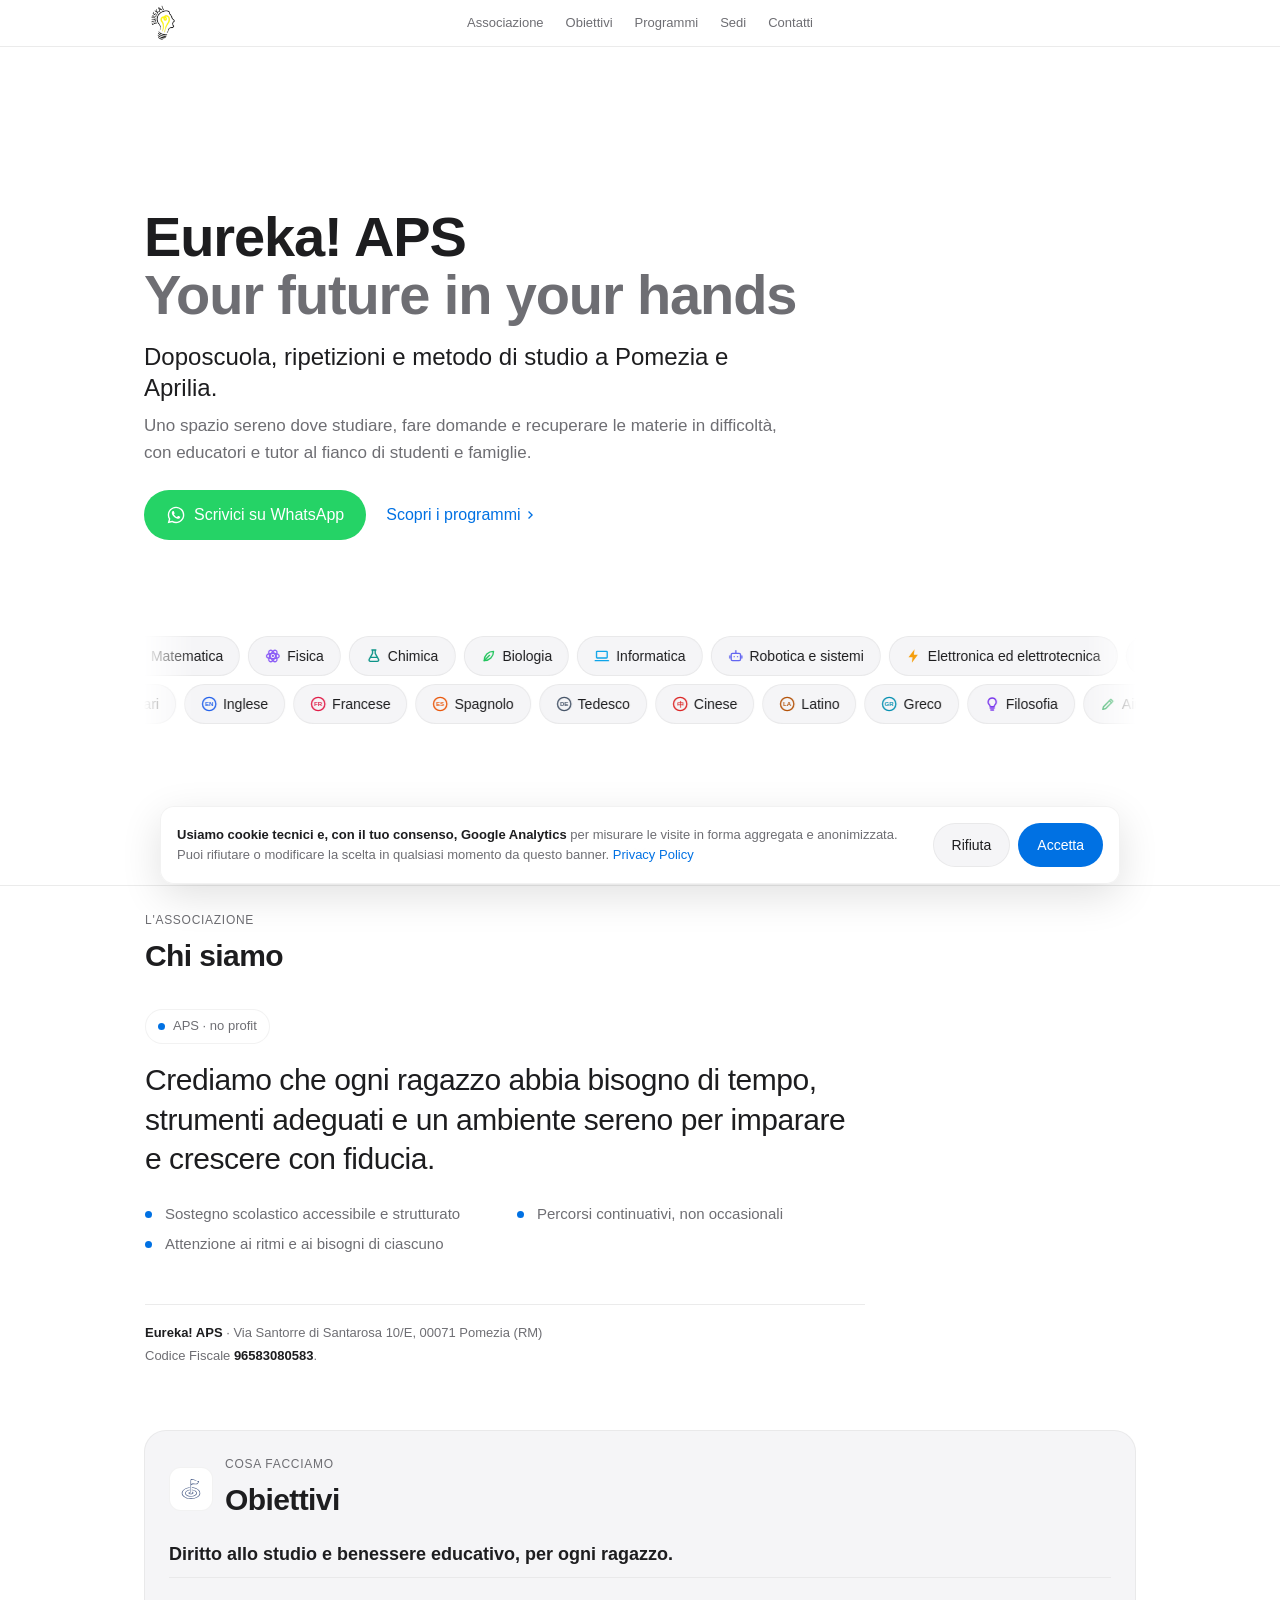
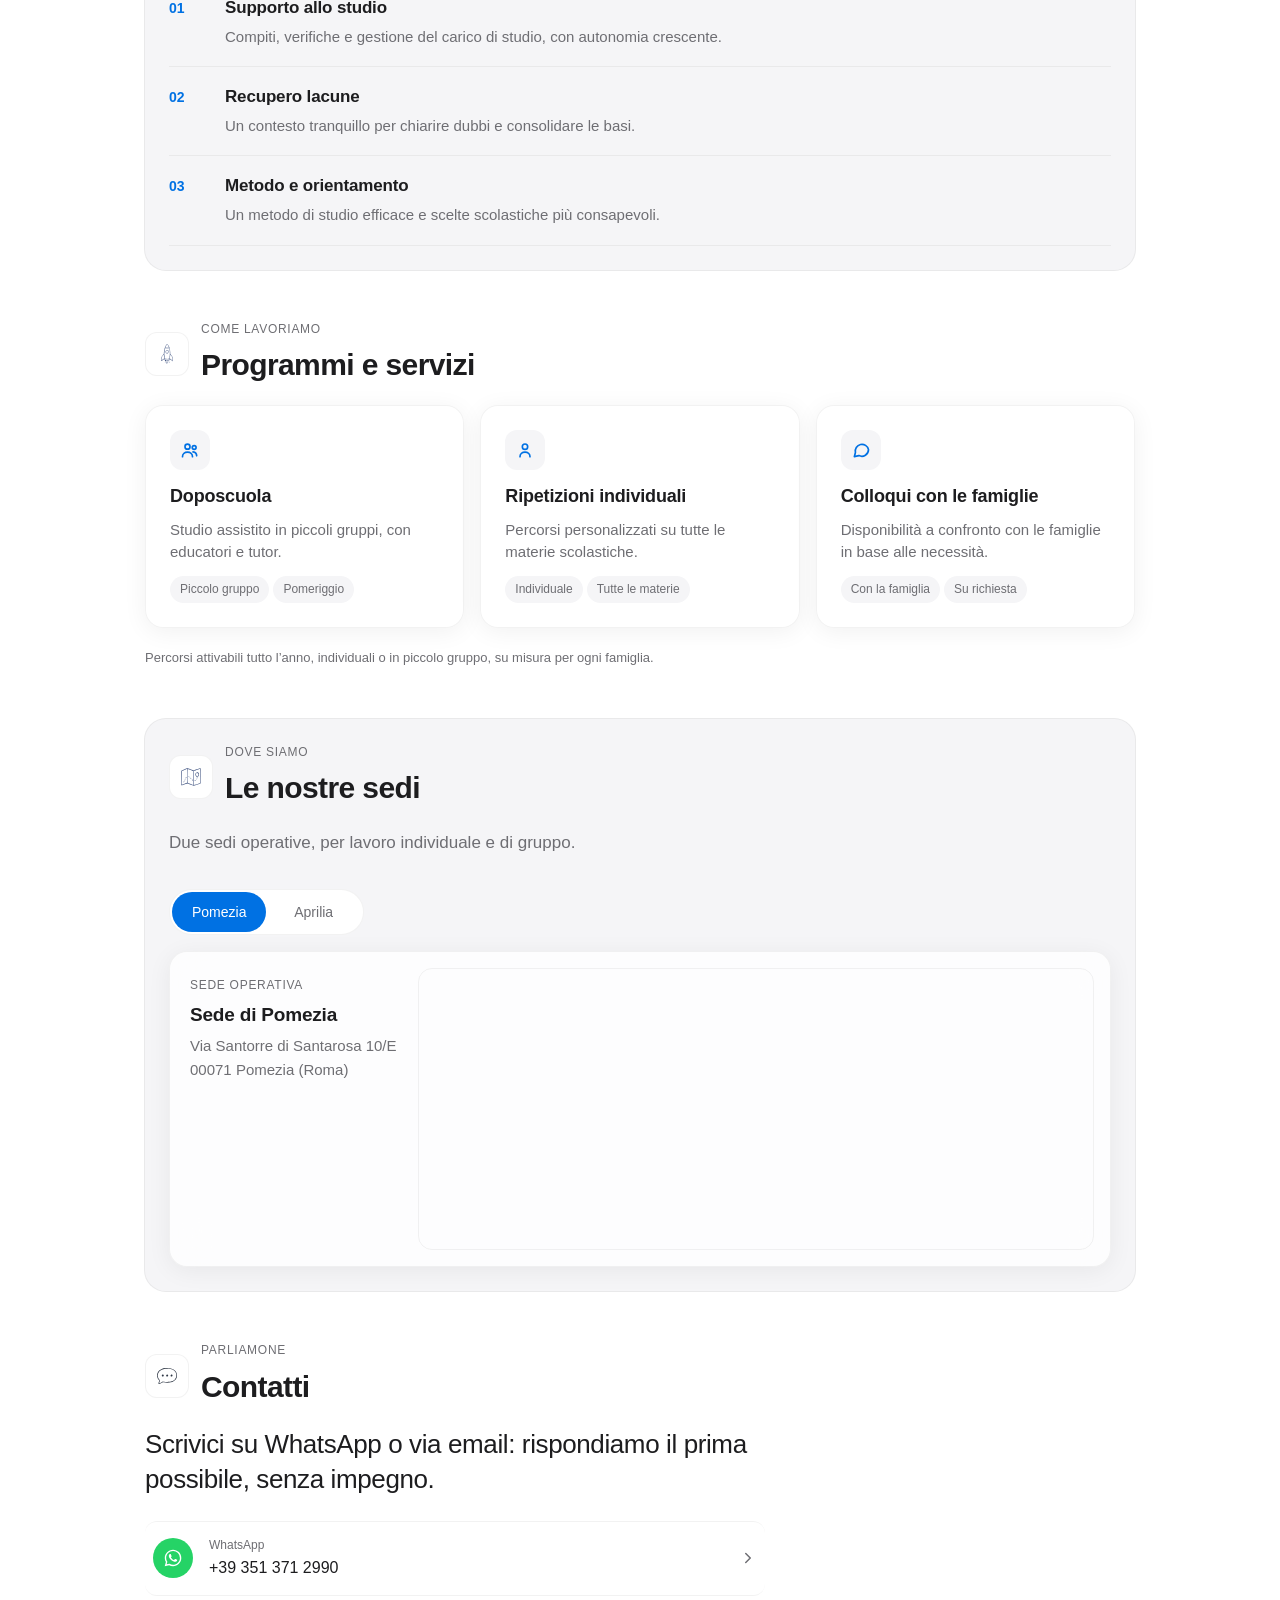
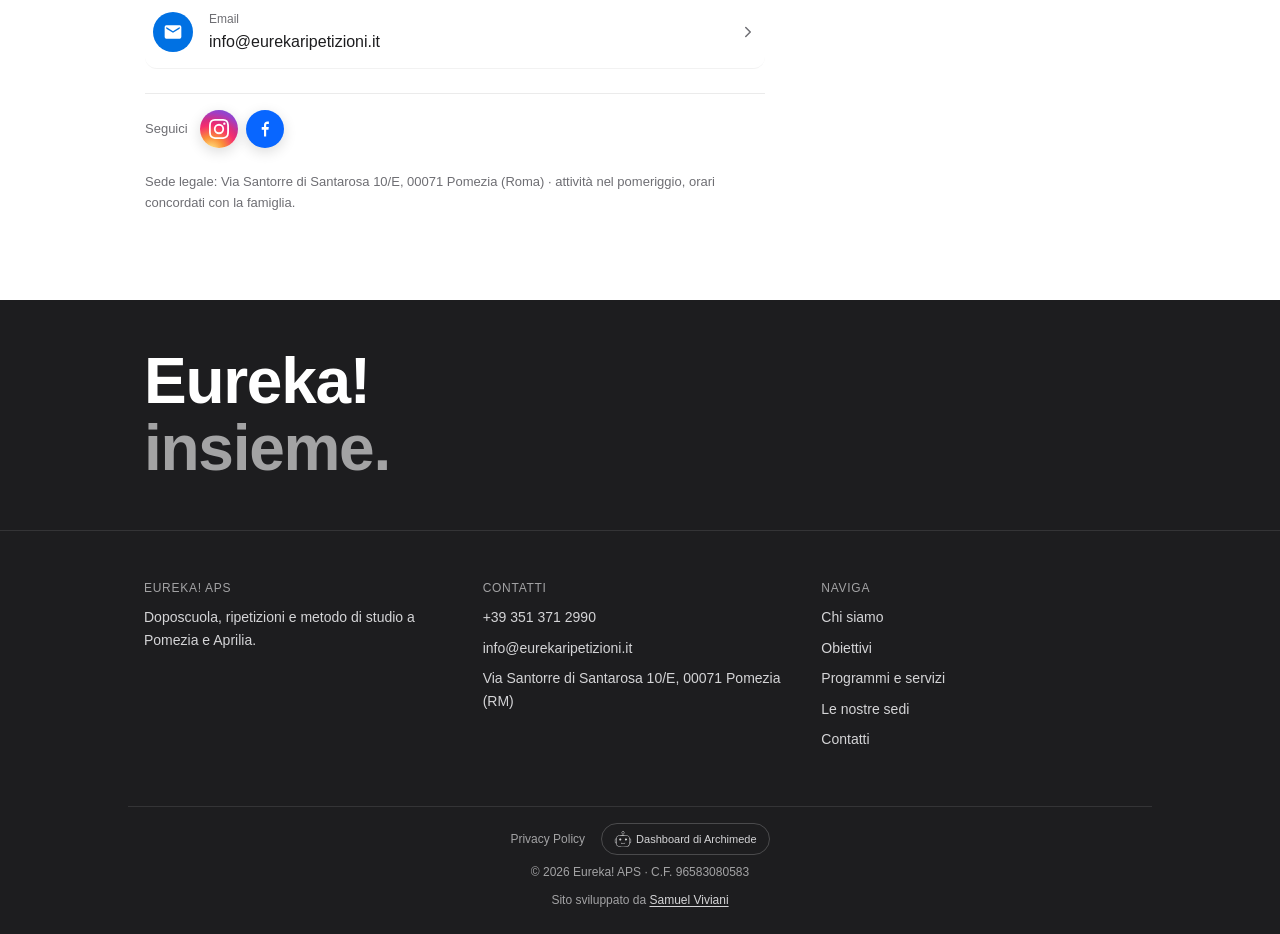
<file: index.html>
<!DOCTYPE html>
<html lang="it" data-theme="light">
<head>
    <meta charset="UTF-8">
    <meta name="viewport" content="width=device-width, initial-scale=1.0">
    <title>Eureka! APS</title>
    <meta name="description" content="Doposcuola, ripetizioni individuali e metodo di studio per elementari, medie e superiori a Pomezia e Aprilia. Eureka! APS, associazione di promozione sociale senza scopo di lucro.">
    <link rel="canonical" href="https://eurekaripetizioni.it/">
    <meta name="robots" content="index, follow, max-image-preview:large">
    <meta name="theme-color" content="#ffffff">
    <meta name="apple-mobile-web-app-title" content="Eureka! APS">
    <meta name="apple-mobile-web-app-capable" content="yes">
    <meta name="apple-mobile-web-app-status-bar-style" content="default">
    <meta name="mobile-web-app-capable" content="yes">

    <!-- Open Graph -->
    <meta property="og:type" content="website">
    <meta property="og:site_name" content="Eureka! APS">
    <meta property="og:locale" content="it_IT">
    <meta property="og:url" content="https://eurekaripetizioni.it/">
    <meta property="og:title" content="Ripetizioni e doposcuola a Pomezia e Aprilia — Eureka! APS">
    <meta property="og:description" content="Doposcuola, ripetizioni individuali e metodo di studio per elementari, medie e superiori a Pomezia e Aprilia.">
    <meta property="og:image" content="https://eurekaripetizioni.it/logo.png">
    <meta name="twitter:card" content="summary">
    <meta name="twitter:title" content="Ripetizioni e doposcuola a Pomezia e Aprilia — Eureka! APS">
    <meta name="twitter:description" content="Doposcuola, ripetizioni individuali e metodo di studio a Pomezia e Aprilia.">
    <meta name="twitter:image" content="https://eurekaripetizioni.it/logo.png">

    <link rel="icon" type="image/png" href="favicon.png">
    <link rel="apple-touch-icon" href="apple-touch-icon.png">
    <link rel="manifest" href="manifest.webmanifest">
    <link rel="stylesheet" href="css/index.css">

    <script type="application/ld+json">
    {
      "@context": "https://schema.org",
      "@graph": [
        {
          "@type": "EducationalOrganization",
          "@id": "https://eurekaripetizioni.it/#organization",
          "name": "Eureka! APS",
          "alternateName": "Eureka! – Associazione di Promozione Sociale",
          "url": "https://eurekaripetizioni.it/",
          "logo": "https://eurekaripetizioni.it/logo.png",
          "image": "https://eurekaripetizioni.it/logo.png",
          "description": "Doposcuola, ripetizioni individuali e metodo di studio per studenti di ogni ordine e grado a Pomezia e Aprilia.",
          "email": "info@eurekaripetizioni.it",
          "telephone": "+39-351-371-2990",
          "taxID": "96583080583",
          "areaServed": ["Pomezia", "Aprilia", "Roma", "Latina"],
          "sameAs": [
            "https://www.instagram.com/eureka_centroripetizioni/",
            "https://www.facebook.com/Eurekaripetizionipomezia/"
          ],
          "address": {
            "@type": "PostalAddress",
            "streetAddress": "Via Santorre di Santarosa 10/E",
            "postalCode": "00071",
            "addressLocality": "Pomezia",
            "addressRegion": "RM",
            "addressCountry": "IT"
          },
          "location": [
            {
              "@type": "Place",
              "name": "Eureka! APS — Sede di Pomezia",
              "address": {
                "@type": "PostalAddress",
                "streetAddress": "Via Santorre di Santarosa 10/E",
                "postalCode": "00071",
                "addressLocality": "Pomezia",
                "addressRegion": "RM",
                "addressCountry": "IT"
              }
            },
            {
              "@type": "Place",
              "name": "Eureka! APS — Sede di Aprilia",
              "address": {
                "@type": "PostalAddress",
                "streetAddress": "Via Meucci 28",
                "postalCode": "04011",
                "addressLocality": "Aprilia",
                "addressRegion": "LT",
                "addressCountry": "IT"
              }
            }
          ]
        },
        {
          "@type": "WebSite",
          "@id": "https://eurekaripetizioni.it/#website",
          "url": "https://eurekaripetizioni.it/",
          "name": "Eureka! APS",
          "inLanguage": "it-IT",
          "publisher": { "@id": "https://eurekaripetizioni.it/#organization" }
        },
        {
          "@type": "WebPage",
          "@id": "https://eurekaripetizioni.it/#webpage",
          "url": "https://eurekaripetizioni.it/",
          "name": "Ripetizioni e doposcuola a Pomezia e Aprilia — Eureka! APS",
          "isPartOf": { "@id": "https://eurekaripetizioni.it/#website" },
          "about": { "@id": "https://eurekaripetizioni.it/#organization" },
          "inLanguage": "it-IT"
        }
      ]
    }
    </script>
</head>
<body>
<!-- Sprite icone materie: definite una volta, richiamate con <use> -->
<svg width="0" height="0" style="position:absolute" aria-hidden="true" focusable="false">
    <symbol id="ic-mat" viewBox="0 0 24 24"><path d="M4 7h6M7 4v6"/><path d="M14.5 15.5l5 5M19.5 15.5l-5 5"/></symbol>
    <symbol id="ic-fis" viewBox="0 0 24 24"><circle cx="12" cy="12" r="1.7" fill="currentColor" stroke="none"/><ellipse cx="12" cy="12" rx="9.5" ry="4"/><ellipse cx="12" cy="12" rx="9.5" ry="4" transform="rotate(60 12 12)"/><ellipse cx="12" cy="12" rx="9.5" ry="4" transform="rotate(120 12 12)"/></symbol>
    <symbol id="ic-chi" viewBox="0 0 24 24"><path d="M9 3h6M10 3v5l-5 9a2 2 0 0 0 1.8 3h10.4A2 2 0 0 0 19 17l-5-9V3"/><path d="M7.5 14h9"/></symbol>
    <symbol id="ic-bio" viewBox="0 0 24 24"><path d="M5 19c0-8 6-14 14-14 0 8-6 14-14 14Z"/><path d="M5 19 13 11"/></symbol>
    <symbol id="ic-inf" viewBox="0 0 24 24"><rect x="4" y="5" width="16" height="10" rx="1"/><path d="M2 19h20"/></symbol>
    <symbol id="ic-rob" viewBox="0 0 24 24"><rect x="5" y="8" width="14" height="11" rx="2"/><path d="M12 4v4M3 12v3M21 12v3"/><circle cx="9.5" cy="13" r="1" fill="currentColor" stroke="none"/><circle cx="14.5" cy="13" r="1" fill="currentColor" stroke="none"/></symbol>
    <symbol id="ic-ele" viewBox="0 0 24 24"><path d="M13 2 4 14h6l-1 8 9-12h-6l1-8Z" fill="currentColor" stroke="none"/></symbol>
    <symbol id="ic-mec" viewBox="0 0 24 24"><circle cx="12" cy="12" r="3.2"/><path d="M12 2v3.5M12 18.5V22M4.5 7l3 1.7M16.5 15.3l3 1.7M4.5 17l3-1.7M16.5 8.7l3-1.7"/></symbol>
    <symbol id="ic-tps" viewBox="0 0 24 24"><path d="M9 3v5M15 3v5M6 8h12v2a6 6 0 0 1-12 0V8ZM12 16v5"/></symbol>
    <symbol id="ic-eco" viewBox="0 0 24 24"><path d="M4 20h16"/><path d="M7 20v-5M12 20V8M17 20v-8"/></symbol>
    <symbol id="ic-fil" viewBox="0 0 24 24"><path d="M9 18h6M10 21h4"/><path d="M12 3a6 6 0 0 0-4 10.5c.7.7 1 1.5 1 2.5h6c0-1 .3-1.8 1-2.5A6 6 0 0 0 12 3Z"/></symbol>
    <symbol id="ic-aiu" viewBox="0 0 24 24"><path d="M4 20l4-1L19 8l-3-3L5 16l-1 4Z"/><path d="M14 7l3 3"/></symbol>
    <symbol id="ic-uni" viewBox="0 0 24 24"><path d="M3 9l9-4 9 4-9 4-9-4Z"/><path d="M7 11v4c0 1.5 2.5 3 5 3s5-1.5 5-3v-4"/></symbol>
    <symbol id="ic-en" viewBox="0 0 24 24"><circle cx="12" cy="12" r="10"/><text x="12" y="15.5" text-anchor="middle" font-size="9" font-weight="700" fill="currentColor" stroke="none">EN</text></symbol>
    <symbol id="ic-fr" viewBox="0 0 24 24"><circle cx="12" cy="12" r="10"/><text x="12" y="15.5" text-anchor="middle" font-size="9" font-weight="700" fill="currentColor" stroke="none">FR</text></symbol>
    <symbol id="ic-es" viewBox="0 0 24 24"><circle cx="12" cy="12" r="10"/><text x="12" y="15.5" text-anchor="middle" font-size="9" font-weight="700" fill="currentColor" stroke="none">ES</text></symbol>
    <symbol id="ic-de" viewBox="0 0 24 24"><circle cx="12" cy="12" r="10"/><text x="12" y="15.5" text-anchor="middle" font-size="9" font-weight="700" fill="currentColor" stroke="none">DE</text></symbol>
    <symbol id="ic-zh" viewBox="0 0 24 24"><circle cx="12" cy="12" r="10"/><text x="12" y="16" text-anchor="middle" font-size="11" font-weight="700" fill="currentColor" stroke="none">中</text></symbol>
    <symbol id="ic-la" viewBox="0 0 24 24"><circle cx="12" cy="12" r="10"/><text x="12" y="15.5" text-anchor="middle" font-size="9" font-weight="700" fill="currentColor" stroke="none">LA</text></symbol>
    <symbol id="ic-gr" viewBox="0 0 24 24"><circle cx="12" cy="12" r="10"/><text x="12" y="15.5" text-anchor="middle" font-size="9" font-weight="700" fill="currentColor" stroke="none">GR</text></symbol>
</svg>
<div class="page-shell">
    <header>
        <div class="nav">
            <a class="nav-brand" href="#top" data-scroll="#top" aria-label="Eureka! APS — home">
                <img src="logo.png" alt="Eureka! APS" class="logo-img">
            </a>
            <button class="nav-toggle" id="navToggle" aria-label="Apri menu" aria-expanded="false">
                <span class="nav-toggle-bar"></span>
                <span class="nav-toggle-bar"></span>
            </button>
            <nav class="nav-links" id="navLinks">
                <a class="nav-link" href="#chi-siamo" data-scroll="#chi-siamo">Associazione</a>
                <a class="nav-link" href="#obiettivi" data-scroll="#obiettivi">Obiettivi</a>
                <a class="nav-link" href="#programmi" data-scroll="#programmi">Programmi</a>
                <a class="nav-link" href="#sedi" data-scroll="#sedi">Sedi</a>
                <a class="nav-link" href="#contatti" data-scroll="#contatti">Contatti</a>
            </nav>
        </div>
    </header>

    <main>
        <div class="hero-wrapper">
            <section class="hero" id="top">
                <div>
                    <h1 class="hero-title">
                        <span class="brand-eureka">Eureka!</span> APS<br>
                        <span>Your future in your hands</span>
                    </h1>
                    <p class="hero-subtitle">
                        Doposcuola, ripetizioni e metodo di studio a Pomezia e Aprilia.
                    </p>
                    <p class="hero-intro">
                        Uno spazio sereno dove studiare, fare domande e recuperare le materie in difficoltà,
                        con educatori e tutor al fianco di studenti e famiglie.
                    </p>

                    <div class="hero-actions">
                        <a class="hero-btn-primary" href="https://wa.me/393513712990" target="_blank" rel="noopener">
                            <svg viewBox="0 0 24 24" aria-hidden="true"><path d="M12.04 2C6.58 2 2.13 6.45 2.13 11.91c0 1.75.46 3.45 1.33 4.95L2.05 22l5.25-1.38a9.9 9.9 0 0 0 4.74 1.21h.01c5.46 0 9.91-4.45 9.91-9.91 0-2.65-1.03-5.13-2.9-7-1.87-1.87-4.35-2.92-7.02-2.92zm0 18.13a8.2 8.2 0 0 1-4.19-1.15l-.3-.18-3.12.82.83-3.04-.2-.31a8.22 8.22 0 0 1-1.26-4.4c0-4.54 3.7-8.24 8.25-8.24 2.2 0 4.27.86 5.83 2.42a8.18 8.18 0 0 1 2.41 5.83c0 4.55-3.7 8.25-8.25 8.25zm4.52-6.18c-.25-.12-1.47-.72-1.7-.81-.23-.08-.39-.12-.56.13-.17.25-.64.81-.78.97-.14.17-.29.19-.53.06-.25-.12-1.05-.39-2-1.23-.74-.66-1.24-1.47-1.39-1.72-.14-.25-.02-.38.11-.51.11-.11.25-.29.37-.43.12-.14.16-.25.25-.41.08-.17.04-.31-.02-.43-.06-.12-.56-1.36-.77-1.85-.2-.48-.41-.42-.56-.43h-.48c-.17 0-.43.06-.66.31-.23.25-.86.85-.86 2.06 0 1.22.89 2.39 1.01 2.56.12.17 1.75 2.67 4.24 3.74.59.26 1.05.41 1.41.52.59.19 1.13.16 1.56.1.48-.07 1.47-.6 1.67-1.18.21-.58.21-1.08.14-1.18-.06-.1-.23-.16-.48-.28z"/></svg>
                            Scrivici su WhatsApp
                        </a>
                        <button class="hero-btn-ghost" data-scroll="#programmi">
                            Scopri i programmi
                            <svg viewBox="0 0 24 24" aria-hidden="true"><path d="m9 6 6 6-6 6-1.4-1.4L12.2 12 7.6 7.4z"/></svg>
                        </button>
                    </div>

                    <!-- MATERIE: strisce che scorrono lente, visibili subito nell'hero -->
                    <div class="subjects-marquee" aria-label="Le materie che seguiamo">
                        <div class="subjects-strip">
                            <ul class="subjects-row">
                                <li class="s-mat"><svg class="s-ic"><use href="#ic-mat"/></svg>Matematica</li><li class="s-fis"><svg class="s-ic"><use href="#ic-fis"/></svg>Fisica</li><li class="s-chi"><svg class="s-ic"><use href="#ic-chi"/></svg>Chimica</li><li class="s-bio"><svg class="s-ic"><use href="#ic-bio"/></svg>Biologia</li><li class="s-inf"><svg class="s-ic"><use href="#ic-inf"/></svg>Informatica</li><li class="s-rob"><svg class="s-ic"><use href="#ic-rob"/></svg>Robotica e sistemi</li><li class="s-ele"><svg class="s-ic"><use href="#ic-ele"/></svg>Elettronica ed elettrotecnica</li><li class="s-mec"><svg class="s-ic"><use href="#ic-mec"/></svg>Meccanica</li><li class="s-tps"><svg class="s-ic"><use href="#ic-tps"/></svg>TPSEE</li><li class="s-eco"><svg class="s-ic"><use href="#ic-eco"/></svg>Economia aziendale</li>
                            </ul>
                            <ul class="subjects-row" aria-hidden="true">
                                <li class="s-mat"><svg class="s-ic"><use href="#ic-mat"/></svg>Matematica</li><li class="s-fis"><svg class="s-ic"><use href="#ic-fis"/></svg>Fisica</li><li class="s-chi"><svg class="s-ic"><use href="#ic-chi"/></svg>Chimica</li><li class="s-bio"><svg class="s-ic"><use href="#ic-bio"/></svg>Biologia</li><li class="s-inf"><svg class="s-ic"><use href="#ic-inf"/></svg>Informatica</li><li class="s-rob"><svg class="s-ic"><use href="#ic-rob"/></svg>Robotica e sistemi</li><li class="s-ele"><svg class="s-ic"><use href="#ic-ele"/></svg>Elettronica ed elettrotecnica</li><li class="s-mec"><svg class="s-ic"><use href="#ic-mec"/></svg>Meccanica</li><li class="s-tps"><svg class="s-ic"><use href="#ic-tps"/></svg>TPSEE</li><li class="s-eco"><svg class="s-ic"><use href="#ic-eco"/></svg>Economia aziendale</li>
                            </ul>
                        </div>
                        <div class="subjects-strip subjects-strip--reverse">
                            <ul class="subjects-row">
                                <li class="s-en"><svg class="s-ic"><use href="#ic-en"/></svg>Inglese</li><li class="s-fr"><svg class="s-ic"><use href="#ic-fr"/></svg>Francese</li><li class="s-es"><svg class="s-ic"><use href="#ic-es"/></svg>Spagnolo</li><li class="s-de"><svg class="s-ic"><use href="#ic-de"/></svg>Tedesco</li><li class="s-zh"><svg class="s-ic"><use href="#ic-zh"/></svg>Cinese</li><li class="s-la"><svg class="s-ic"><use href="#ic-la"/></svg>Latino</li><li class="s-gr"><svg class="s-ic"><use href="#ic-gr"/></svg>Greco</li><li class="s-fil"><svg class="s-ic"><use href="#ic-fil"/></svg>Filosofia</li><li class="s-aiu"><svg class="s-ic"><use href="#ic-aiu"/></svg>Aiuto compiti · elementari e medie</li><li class="s-uni"><svg class="s-ic"><use href="#ic-uni"/></svg>Preparazione esami universitari</li>
                            </ul>
                            <ul class="subjects-row" aria-hidden="true">
                                <li class="s-en"><svg class="s-ic"><use href="#ic-en"/></svg>Inglese</li><li class="s-fr"><svg class="s-ic"><use href="#ic-fr"/></svg>Francese</li><li class="s-es"><svg class="s-ic"><use href="#ic-es"/></svg>Spagnolo</li><li class="s-de"><svg class="s-ic"><use href="#ic-de"/></svg>Tedesco</li><li class="s-zh"><svg class="s-ic"><use href="#ic-zh"/></svg>Cinese</li><li class="s-la"><svg class="s-ic"><use href="#ic-la"/></svg>Latino</li><li class="s-gr"><svg class="s-ic"><use href="#ic-gr"/></svg>Greco</li><li class="s-fil"><svg class="s-ic"><use href="#ic-fil"/></svg>Filosofia</li><li class="s-aiu"><svg class="s-ic"><use href="#ic-aiu"/></svg>Aiuto compiti · elementari e medie</li><li class="s-uni"><svg class="s-ic"><use href="#ic-uni"/></svg>Preparazione esami universitari</li>
                            </ul>
                        </div>
                    </div>
                </div>
            </section>
            <button class="scroll-indicator" data-scroll="#chi-siamo" aria-label="Scorri per saperne di più">
                <svg viewBox="0 0 24 24" aria-hidden="true"><path d="M12 16.5 4.5 9l1.4-1.4L12 13.7l6.1-6.1L19.5 9z"/></svg>
            </button>
        </div>

        <!-- CHI SIAMO / MISSION -->
        <section class="section" id="chi-siamo">
            <div class="section-inner section-inner--bare">
                <div class="section-header">
                    <div class="section-header-main">
                        <div>
                            <div class="section-kicker">L'associazione</div>
                            <h2 class="section-title">Chi siamo</h2>
                        </div>
                    </div>
                </div>
                <div class="section-body about">
                    <p class="pill">
                        <span class="pill-dot"></span>
                        APS · no profit
                    </p>
                    <p class="about-lead">
                        Crediamo che ogni ragazzo abbia bisogno di tempo, strumenti adeguati e un
                        ambiente sereno per imparare e crescere con fiducia.
                    </p>
                    <ul class="about-points">
                        <li>Sostegno scolastico accessibile e strutturato</li>
                        <li>Percorsi continuativi, non occasionali</li>
                        <li>Attenzione ai ritmi e ai bisogni di ciascuno</li>
                    </ul>
                    <p class="about-meta">
                        <strong>Eureka! APS</strong> · Via Santorre di Santarosa 10/E, 00071 Pomezia (RM)<br>
                        Codice Fiscale <strong>96583080583</strong>.
                    </p>
                </div>
            </div>
        </section>

        <!-- OBIETTIVI SINTETICI -->
        <section class="section" id="obiettivi">
            <div class="section-inner">
                <div class="section-header">
                    <div class="section-header-main">
                        <div class="section-header-icon"><img src="icons/goal.svg" alt=""></div>
                        <div>
                            <div class="section-kicker">Cosa facciamo</div>
                            <h2 class="section-title">Obiettivi</h2>
                        </div>
                    </div>
                </div>
                <div class="section-body">
                    <p class="goals-lead">Diritto allo studio e benessere educativo, per ogni ragazzo.</p>
                    <div class="goals">
                        <div class="goal-row">
                            <span class="goal-num">01</span>
                            <span class="goal-body">
                                <strong>Supporto allo studio</strong>
                                <span>Compiti, verifiche e gestione del carico di studio, con autonomia crescente.</span>
                            </span>
                        </div>
                        <div class="goal-row">
                            <span class="goal-num">02</span>
                            <span class="goal-body">
                                <strong>Recupero lacune</strong>
                                <span>Un contesto tranquillo per chiarire dubbi e consolidare le basi.</span>
                            </span>
                        </div>
                        <div class="goal-row">
                            <span class="goal-num">03</span>
                            <span class="goal-body">
                                <strong>Metodo e orientamento</strong>
                                <span>Un metodo di studio efficace e scelte scolastiche più consapevoli.</span>
                            </span>
                        </div>
                    </div>
                </div>
            </div>
        </section>

        <!-- PROGRAMMI E SERVIZI -->
        <section class="section" id="programmi">
            <div class="section-inner section-inner--bare">
                <div class="section-header">
                    <div class="section-header-main">
                        <div class="section-header-icon"><img src="icons/rocket.svg" alt=""></div>
                        <div>
                            <div class="section-kicker">Come lavoriamo</div>
                            <h2 class="section-title">Programmi e servizi</h2>
                        </div>
                    </div>
                </div>
                <div class="section-body">
                    <div class="programs">
                        <article class="program-card">
                            <span class="program-ic">
                                <svg viewBox="0 0 24 24" aria-hidden="true"><circle cx="9" cy="8" r="3"/><path d="M3 20c0-3.3 2.7-5.5 6-5.5S15 16.7 15 20"/><circle cx="17" cy="9" r="2.3"/><path d="M15.6 14.3c2.5.4 4.4 2.1 4.4 4.7"/></svg>
                            </span>
                            <h3>Doposcuola</h3>
                            <p>Studio assistito in piccoli gruppi, con educatori e tutor.</p>
                            <div class="program-tags"><span>Piccolo gruppo</span><span>Pomeriggio</span></div>
                        </article>
                        <article class="program-card">
                            <span class="program-ic">
                                <svg viewBox="0 0 24 24" aria-hidden="true"><circle cx="12" cy="8" r="3.2"/><path d="M6 20c0-3.3 2.7-5.5 6-5.5S18 16.7 18 20"/></svg>
                            </span>
                            <h3>Ripetizioni individuali</h3>
                            <p>Percorsi personalizzati su tutte le materie scolastiche.</p>
                            <div class="program-tags"><span>Individuale</span><span>Tutte le materie</span></div>
                        </article>
                        <article class="program-card">
                            <span class="program-ic">
                                <svg viewBox="0 0 24 24" aria-hidden="true"><path d="M21 11.5a8 8 0 0 1-11.5 7.2L4 20l1.3-5A8 8 0 1 1 21 11.5Z"/></svg>
                            </span>
                            <h3>Colloqui con le famiglie</h3>
                            <p>Disponibilità a confronto con le famiglie in base alle necessità.</p>
                            <div class="program-tags"><span>Con la famiglia</span><span>Su richiesta</span></div>
                        </article>
                        <p class="programs-note">
                            Percorsi attivabili tutto l’anno, individuali o in piccolo gruppo, su misura per ogni famiglia.
                        </p>
                    </div>
                </div>
            </div>
        </section>

        <!-- SEDI -->
        <section class="section" id="sedi">
            <div class="section-inner">
                <div class="section-header">
                    <div class="section-header-main">
                        <div class="section-header-icon"><img src="icons/map.svg" alt=""></div>
                        <div>
                            <div class="section-kicker">Dove siamo</div>
                            <h2 class="section-title">Le nostre sedi</h2>
                        </div>
                    </div>
                </div>
                <div class="section-body">
                    <p>Due sedi operative, per lavoro individuale e di gruppo.</p>

                    <div class="sede-tabs" role="tablist">
                        <button class="sede-tab active" role="tab" aria-selected="true"
                                data-name="Pomezia"
                                data-address-line1="Via Santorre di Santarosa 10/E"
                                data-address-line2="00071 Pomezia (Roma)"
                                data-address="Via Santorre di Santarosa 10/E, 00071 Pomezia (RM)">
                            Pomezia
                        </button>
                        <button class="sede-tab" role="tab" aria-selected="false"
                                data-name="Aprilia"
                                data-address-line1="Via Meucci 28"
                                data-address-line2="04011 Aprilia (LT)"
                                data-address="Via Meucci 28, 04011 Aprilia (LT)">
                            Aprilia
                        </button>
                    </div>

                    <div class="sede-flip-wrapper">
                        <div class="sede-flip-card" id="sedeFlip">
                            <div class="sede-flip-info">
                                <div class="sede-flip-label">Sede operativa</div>
                                <div class="sede-flip-name" id="sedeName">Sede di Pomezia</div>
                                <div class="sede-flip-address" id="sedeAddress">
                                    Via Santorre di Santarosa 10/E<br>00071 Pomezia (Roma)
                                </div>
                            </div>
                            <div class="map-frame-wrapper">
                                <iframe
                                    id="mapFrame"
                                    loading="lazy"
                                    referrerpolicy="no-referrer-when-downgrade"
                                    allowfullscreen>
                                </iframe>
                            </div>
                        </div>
                    </div>
                </div>
            </div>
        </section>

        <!-- CONTATTI -->
        <section class="section" id="contatti">
            <div class="section-inner section-inner--bare">
                <div class="section-header">
                    <div class="section-header-main">
                        <div class="section-header-icon"><img src="icons/message.svg" alt=""></div>
                        <div>
                            <div class="section-kicker">Parliamone</div>
                            <h2 class="section-title">Contatti</h2>
                        </div>
                    </div>
                </div>
                <div class="section-body contact">
                    <p class="contatti-lead">Scrivici su WhatsApp o via email: rispondiamo il prima possibile, senza impegno.</p>

                    <div class="contact-rows">
                        <a class="contact-row" href="https://wa.me/393513712990" target="_blank" rel="noopener">
                            <span class="contact-row-ic wa">
                                <svg viewBox="0 0 24 24" aria-hidden="true"><path d="M12.04 2C6.58 2 2.13 6.45 2.13 11.91c0 1.75.46 3.45 1.33 4.95L2.05 22l5.25-1.38a9.9 9.9 0 0 0 4.74 1.21h.01c5.46 0 9.91-4.45 9.91-9.91 0-2.65-1.03-5.13-2.9-7-1.87-1.87-4.35-2.92-7.02-2.92zm0 18.13a8.2 8.2 0 0 1-4.19-1.15l-.3-.18-3.12.82.83-3.04-.2-.31a8.22 8.22 0 0 1-1.26-4.4c0-4.54 3.7-8.24 8.25-8.24 2.2 0 4.27.86 5.83 2.42a8.18 8.18 0 0 1 2.41 5.83c0 4.55-3.7 8.25-8.25 8.25zm4.52-6.18c-.25-.12-1.47-.72-1.7-.81-.23-.08-.39-.12-.56.13-.17.25-.64.81-.78.97-.14.17-.29.19-.53.06-.25-.12-1.05-.39-2-1.23-.74-.66-1.24-1.47-1.39-1.72-.14-.25-.02-.38.11-.51.11-.11.25-.29.37-.43.12-.14.16-.25.25-.41.08-.17.04-.31-.02-.43-.06-.12-.56-1.36-.77-1.85-.2-.48-.41-.42-.56-.43h-.48c-.17 0-.43.06-.66.31-.23.25-.86.85-.86 2.06 0 1.22.89 2.39 1.01 2.56.12.17 1.75 2.67 4.24 3.74.59.26 1.05.41 1.41.52.59.19 1.13.16 1.56.1.48-.07 1.47-.6 1.67-1.18.21-.58.21-1.08.14-1.18-.06-.1-.23-.16-.48-.28z"/></svg>
                            </span>
                            <span class="contact-row-txt">
                                <span class="contact-row-label">WhatsApp</span>
                                <span class="contact-row-value">+39 351 371 2990</span>
                            </span>
                            <svg class="contact-row-arrow" viewBox="0 0 24 24" aria-hidden="true"><path d="m9 6 6 6-6 6"/></svg>
                        </a>
                        <a class="contact-row" href="https://mail.google.com/mail/?view=cm&amp;fs=1&amp;to=info@eurekaripetizioni.it&amp;su=Richiesta%20informazioni" target="_blank" rel="noopener">
                            <span class="contact-row-ic em">
                                <svg viewBox="0 0 24 24" aria-hidden="true"><path d="M20 4H4a2 2 0 0 0-2 2v12a2 2 0 0 0 2 2h16a2 2 0 0 0 2-2V6a2 2 0 0 0-2-2zm0 4-8 5-8-5V6l8 5 8-5v2z"/></svg>
                            </span>
                            <span class="contact-row-txt">
                                <span class="contact-row-label">Email</span>
                                <span class="contact-row-value">info@eurekaripetizioni.it</span>
                            </span>
                            <svg class="contact-row-arrow" viewBox="0 0 24 24" aria-hidden="true"><path d="m9 6 6 6-6 6"/></svg>
                        </a>
                    </div>

                    <div class="contact-social">
                        <span class="contact-social-label">Seguici</span>
                        <a class="contact-social-ic ig" href="https://www.instagram.com/eureka_centroripetizioni/" target="_blank" rel="noopener" aria-label="Instagram">
                            <svg viewBox="0 0 24 24" aria-hidden="true"><path d="M12 2.163c3.204 0 3.584.012 4.85.07 3.252.148 4.771 1.691 4.919 4.919.058 1.265.069 1.645.069 4.849 0 3.205-.012 3.584-.069 4.849-.149 3.225-1.664 4.771-4.919 4.919-1.266.058-1.644.07-4.85.07-3.204 0-3.584-.012-4.849-.07-3.26-.149-4.771-1.699-4.919-4.92-.058-1.265-.07-1.644-.07-4.849 0-3.204.013-3.583.07-4.849.149-3.227 1.664-4.771 4.919-4.919 1.266-.057 1.645-.069 4.849-.069zM12 0C8.741 0 8.333.014 7.053.072 2.695.272.273 2.69.073 7.052.014 8.333 0 8.741 0 12c0 3.259.014 3.668.072 4.948.2 4.358 2.618 6.78 6.98 6.98C8.333 23.986 8.741 24 12 24c3.259 0 3.668-.014 4.948-.072 4.354-.2 6.782-2.618 6.979-6.98.059-1.28.073-1.689.073-4.948 0-3.259-.014-3.667-.072-4.947-.196-4.354-2.617-6.78-6.979-6.98C15.668.014 15.259 0 12 0zm0 5.838a6.162 6.162 0 100 12.324 6.162 6.162 0 000-12.324zM12 16a4 4 0 110-8 4 4 0 010 8zm6.406-11.845a1.44 1.44 0 100 2.881 1.44 1.44 0 000-2.881z"/></svg>
                        </a>
                        <a class="contact-social-ic fb" href="https://www.facebook.com/Eurekaripetizionipomezia/" target="_blank" rel="noopener" aria-label="Facebook">
                            <svg viewBox="0 0 24 24" aria-hidden="true"><path d="M13.397 20.997v-8.196h2.765l.411-3.209h-3.176V7.548c0-.926.258-1.56 1.587-1.56h1.684V3.127A22.336 22.336 0 0 0 14.917 3c-2.43 0-4.091 1.482-4.091 4.205v2.386H8.057v3.209h2.769v8.196h2.571z"/></svg>
                        </a>
                    </div>

                    <p class="contatti-note">
                        Sede legale: Via Santorre di Santarosa 10/E, 00071 Pomezia (Roma) · attività nel pomeriggio,
                        orari concordati con la famiglia.
                    </p>
                </div>
            </div>
        </section>
    </main>

    <footer class="site-footer">
        <div class="footer-hero">
            <h2 class="footer-signature"><span class="brand-eureka">Eureka!</span><br><em>insieme.</em></h2>
        </div>
        <div class="footer-main">
            <div class="footer-columns">
                <div class="footer-col">
                    <div class="footer-col-title">Eureka! APS</div>
                    <p class="footer-col-text">Doposcuola, ripetizioni e metodo di studio a Pomezia e Aprilia.</p>
                </div>
                <div class="footer-col">
                    <div class="footer-col-title">Contatti</div>
                    <a href="https://wa.me/393513712990">+39 351 371 2990</a>
                    <a href="https://mail.google.com/mail/?view=cm&amp;fs=1&amp;to=info@eurekaripetizioni.it&amp;su=Richiesta%20informazioni" target="_blank" rel="noopener">info@eurekaripetizioni.it</a>
                    <span>Via Santorre di Santarosa 10/E, 00071 Pomezia (RM)</span>
                </div>
                <div class="footer-col">
                    <div class="footer-col-title">Naviga</div>
                    <a href="#chi-siamo" data-scroll="#chi-siamo">Chi siamo</a>
                    <a href="#obiettivi" data-scroll="#obiettivi">Obiettivi</a>
                    <a href="#programmi" data-scroll="#programmi">Programmi e servizi</a>
                    <a href="#sedi" data-scroll="#sedi">Le nostre sedi</a>
                    <a href="#contatti" data-scroll="#contatti">Contatti</a>
                </div>
            </div>
            <div class="footer-watermark" aria-hidden="true">Eureka</div>
        </div>
        <div class="footer-bottom">
            <div class="footer-bottom-links">
                <a href="./privacy.html">Privacy Policy</a>
                <button class="cookie-manage" id="cookieManage" type="button">Impostazioni cookie</button>
                <a class="footer-staff-pill" href="https://archimede.eurekaripetizioni.it" target="_blank" rel="noopener"><svg viewBox="0 0 191 178" fill="currentColor" aria-hidden="true" focusable="false"><path d="M88.2 9.7A16 16 0 0 0 81 29c1.6 3.7 7.4 9 10 9 1.8 0 2 .7 2 5.9v5.8l-4.6.7c-2.6.3-13.1.6-23.4.6H46.3l-6.1 3.1A28 28 0 0 0 24 78.7c0 5.2 0 5.3-3 5.3-4.6 0-8.5 2.5-10.4 6.5-1.5 3-1.7 6.2-1.4 20.1l.3 16.6 3.7 3.4c2.8 2.5 4.7 3.4 7.3 3.4H24v6.8c0 11.2 6.5 21.3 16.9 26.4 4.6 2.3 4.6 2.3 55.1 2.3 57.7 0 54 .5 63.2-9.3a29 29 0 0 0 7.8-20.7v-5.2l4.1-.6c4.7-.6 8.4-3.7 9.8-8.1.6-1.7.9-10.2.7-18.9l-.3-15.9-3-3a13 13 0 0 0-7-3.5l-4-.5-.5-6.2A29 29 0 0 0 150 53.3c-2.9-1.5-7.3-1.9-27.4-2.3l-24-.5-.4-5.7-.4-5.6 4.6-2.1q8.7-3.6 8.6-13.6c0-12-11.9-19.2-22.8-13.8m12.9 4.8c5.6 2.9 6.6 10.9 2 15.5-3.7 3.8-7 4.5-11.5 2.6a10 10 0 0 1-2.4-17.1q5.2-4.3 11.9-1m44.2 42.6a28 28 0 0 1 14 12.3c2.1 3.9 2.2 5.4 2.5 37.6q.3 33.5-.8 38.7a25 25 0 0 1-11.7 16l-4.8 2.8-45.5.3c-31.3.2-47.1 0-50.7-.8a25 25 0 0 1-16-11.7l-2.8-4.8v-37c0-36.3 0-37.1 2.2-41.1 2.8-5.3 9.4-11 14.1-12.2 5.2-1.4 94.6-1.5 99.5-.1M23.5 109v19.5l-2.9-.2c-5.7-.4-6.1-1.7-6.1-19.4 0-15.8.1-16.1 2.4-18.1 1.4-1 3.4-1.8 4.5-1.6 2 .3 2.1.8 2.1 19.8m150.3-18.4c2.1 1.5 2.2 2.1 2.2 17.7 0 8.9-.4 16.7-.8 17.3-1.2 1.8-5.2 3.6-6.8 3-1.1-.4-1.4-4.1-1.4-20.1V89h2.3c1.2 0 3.3.7 4.5 1.6"/><path d="M58.4 86.4a11 11 0 0 0-1.9 13.5c1.4 2.8 6.8 6.1 10 6.1 3.1 0 8.1-3 9.8-5.9 2.8-4.8 2.2-9.8-1.7-13.7-2.9-2.9-4.1-3.4-8.1-3.4s-5.2.5-8.1 3.4m61 0c-2.7 2.7-3.4 4.2-3.4 7.2 0 11.9 12.9 16.3 20.6 7.1 2.2-2.6 2.5-3.8 2.1-7.6-.7-6.3-4.9-10.1-11.3-10.1-3.9 0-5.1.5-8 3.4m-45.1 42.3c-2.4.9-1.3 4.2 2.1 6.8a33 33 0 0 0 30.6 4.6c6.4-2.5 12-6.6 12-9 0-3.1-2.7-3.1-6.6 0-3.8 3-11.8 5.9-16.4 5.9s-12.6-2.9-16.5-6c-2.1-1.6-3.8-3-3.9-2.9z"/></svg>Dashboard di Archimede</a>
            </div>
            <div>© <span id="year"></span> Eureka! APS · C.F. 96583080583</div>
            <div class="footer-credits">Sito sviluppato da <a href="https://samuelviviani.com" target="_blank" rel="noopener">Samuel Viviani</a></div>
        </div>
    </footer>
</div>

<a class="wa-fab" href="https://wa.me/393513712990" target="_blank" rel="noopener" aria-label="Scrivici su WhatsApp">
    <svg viewBox="0 0 24 24" aria-hidden="true"><path d="M12.04 2C6.58 2 2.13 6.45 2.13 11.91c0 1.75.46 3.45 1.33 4.95L2.05 22l5.25-1.38a9.9 9.9 0 0 0 4.74 1.21h.01c5.46 0 9.91-4.45 9.91-9.91 0-2.65-1.03-5.13-2.9-7-1.87-1.87-4.35-2.92-7.02-2.92zm0 18.13a8.2 8.2 0 0 1-4.19-1.15l-.3-.18-3.12.82.83-3.04-.2-.31a8.22 8.22 0 0 1-1.26-4.4c0-4.54 3.7-8.24 8.25-8.24 2.2 0 4.27.86 5.83 2.42a8.18 8.18 0 0 1 2.41 5.83c0 4.55-3.7 8.25-8.25 8.25zm4.52-6.18c-.25-.12-1.47-.72-1.7-.81-.23-.08-.39-.12-.56.13-.17.25-.64.81-.78.97-.14.17-.29.19-.53.06-.25-.12-1.05-.39-2-1.23-.74-.66-1.24-1.47-1.39-1.72-.14-.25-.02-.38.11-.51.11-.11.25-.29.37-.43.12-.14.16-.25.25-.41.08-.17.04-.31-.02-.43-.06-.12-.56-1.36-.77-1.85-.2-.48-.41-.42-.56-.43h-.48c-.17 0-.43.06-.66.31-.23.25-.86.85-.86 2.06 0 1.22.89 2.39 1.01 2.56.12.17 1.75 2.67 4.24 3.74.59.26 1.05.41 1.41.52.59.19 1.13.16 1.56.1.48-.07 1.47-.6 1.67-1.18.21-.58.21-1.08.14-1.18-.06-.1-.23-.16-.48-.28z"/></svg>
</a>

<div class="cookie-banner" id="cookieBanner" role="dialog" aria-live="polite" aria-label="Preferenze cookie">
    <div class="cookie-text">
        <strong>Usiamo cookie tecnici e, con il tuo consenso, Google Analytics</strong> per misurare
        le visite in forma aggregata e anonimizzata. Puoi rifiutare o modificare la scelta in
        qualsiasi momento da questo banner. <a href="./privacy.html">Privacy Policy</a>
    </div>
    <div class="cookie-actions">
        <button class="cookie-btn" id="cookieReject">Rifiuta</button>
        <button class="cookie-btn primary" id="cookieAccept">Accetta</button>
    </div>
</div>

<script src="js/index.js"></script>
</body>
</html>
</file>
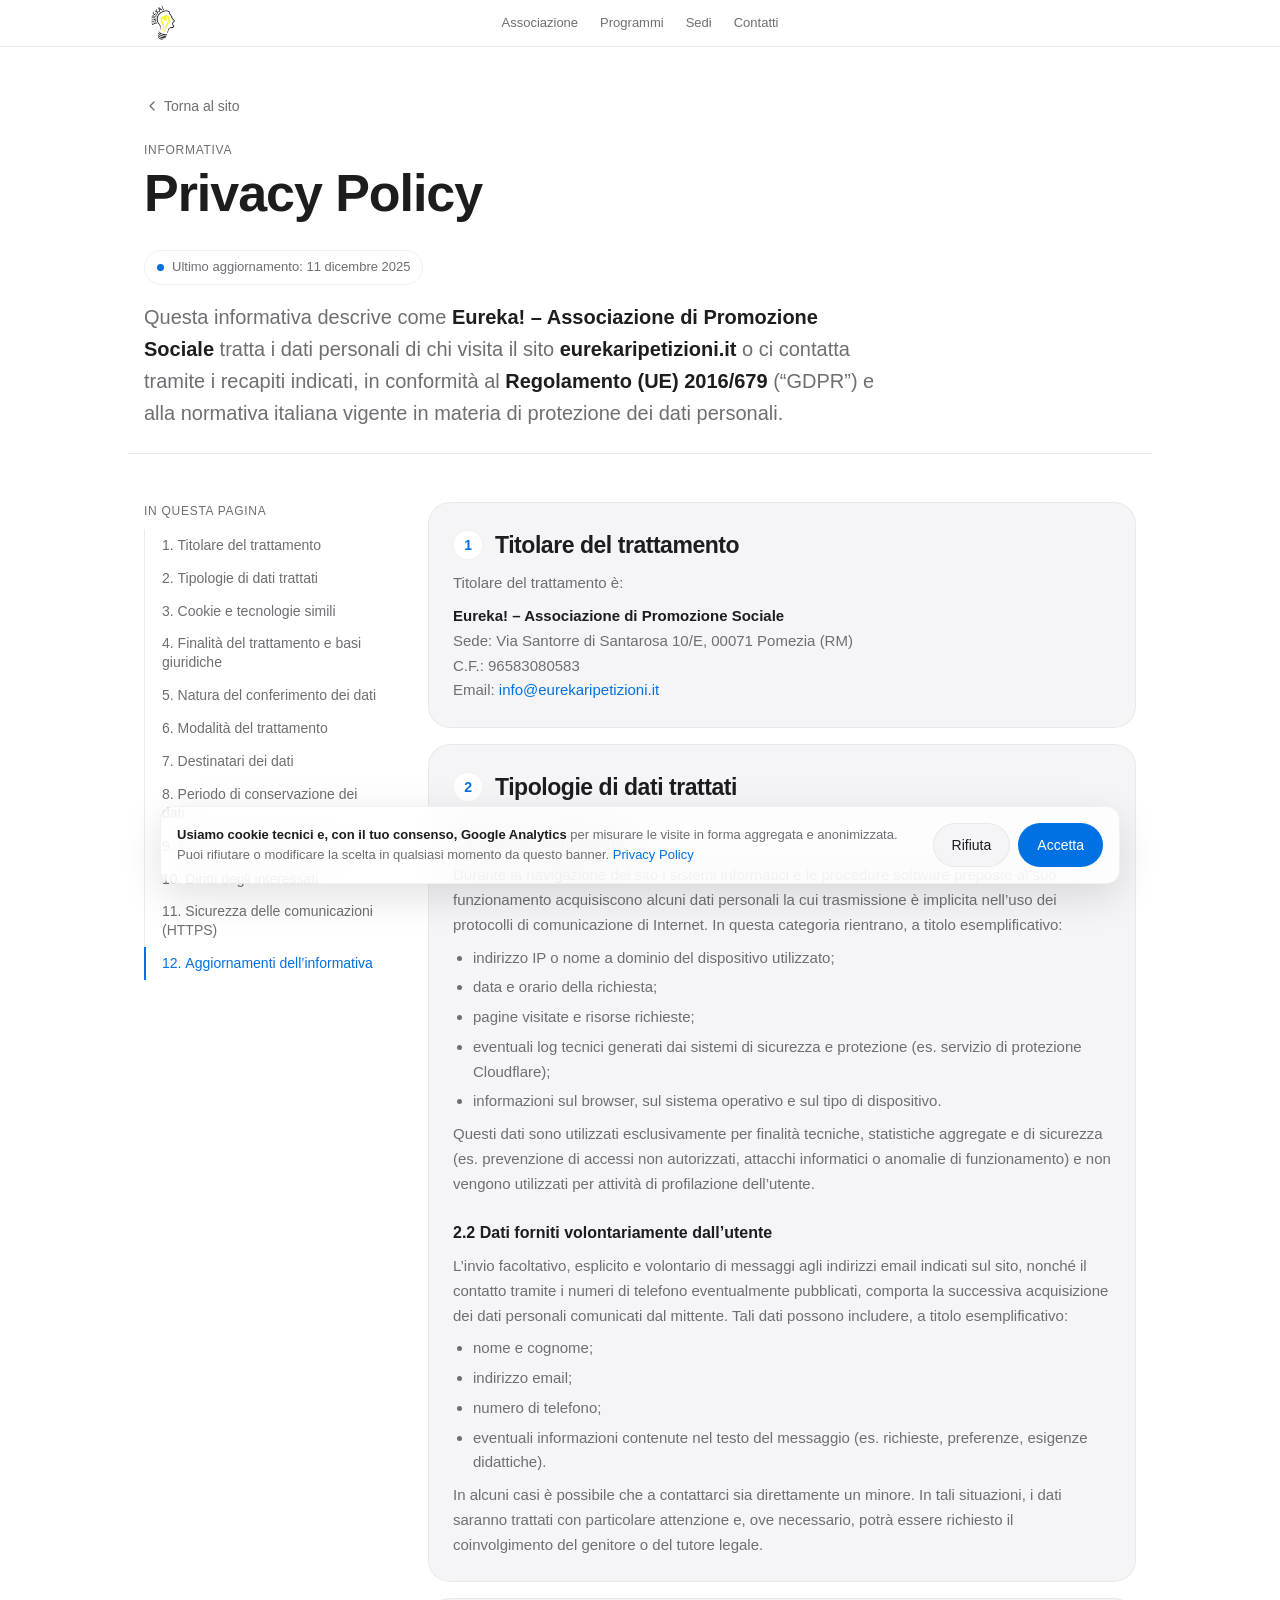
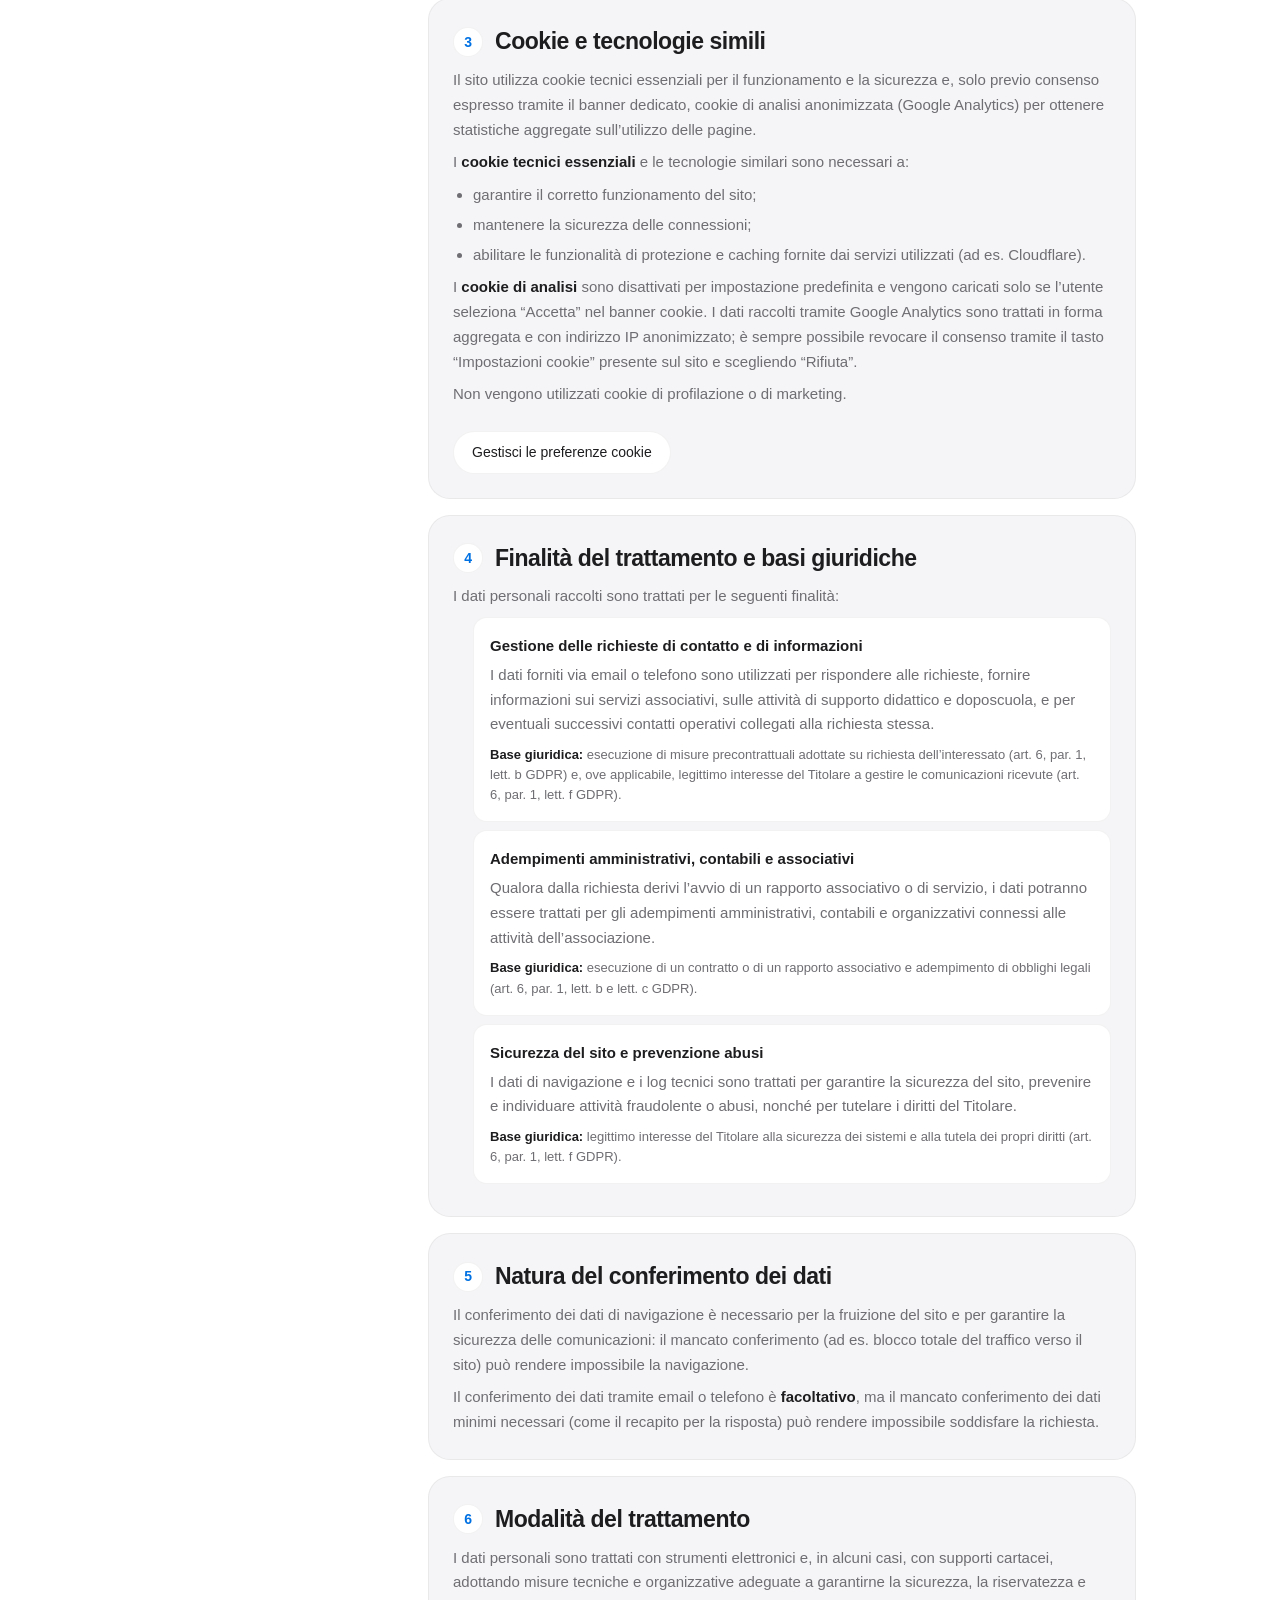
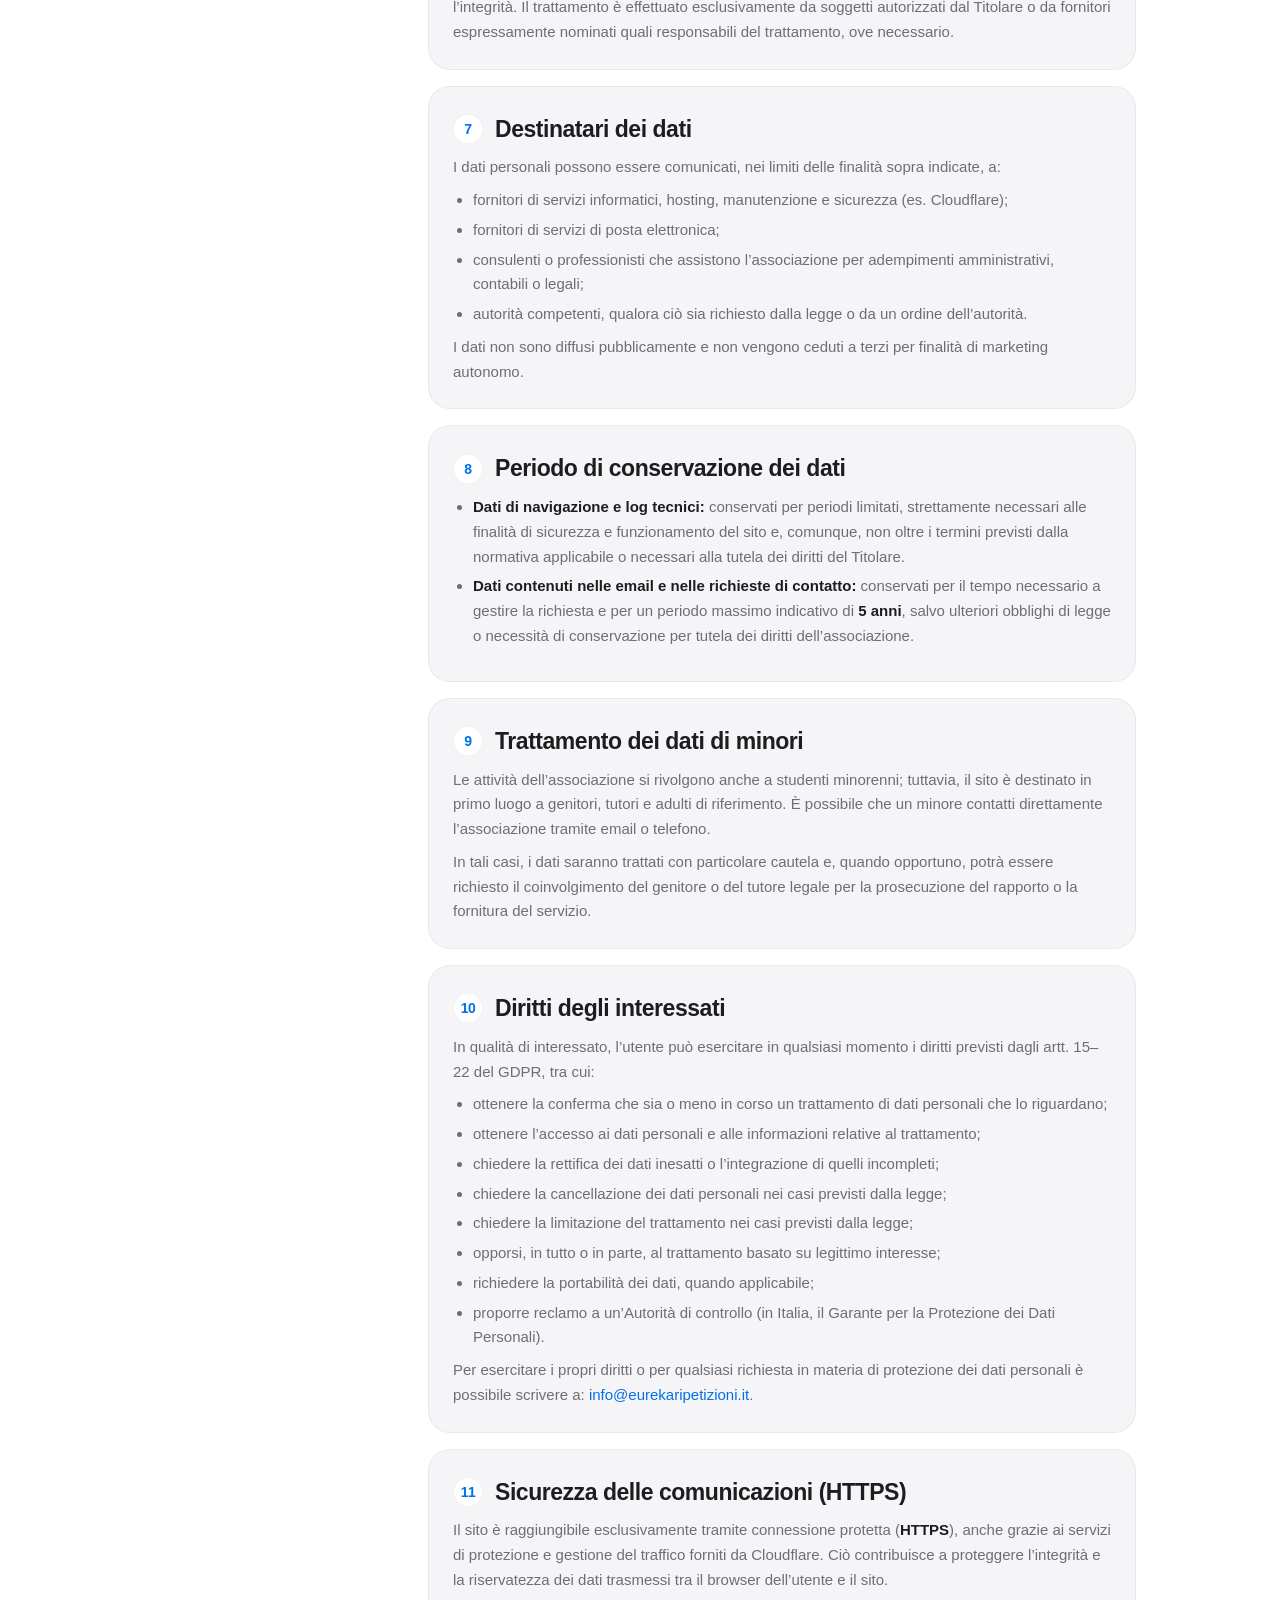
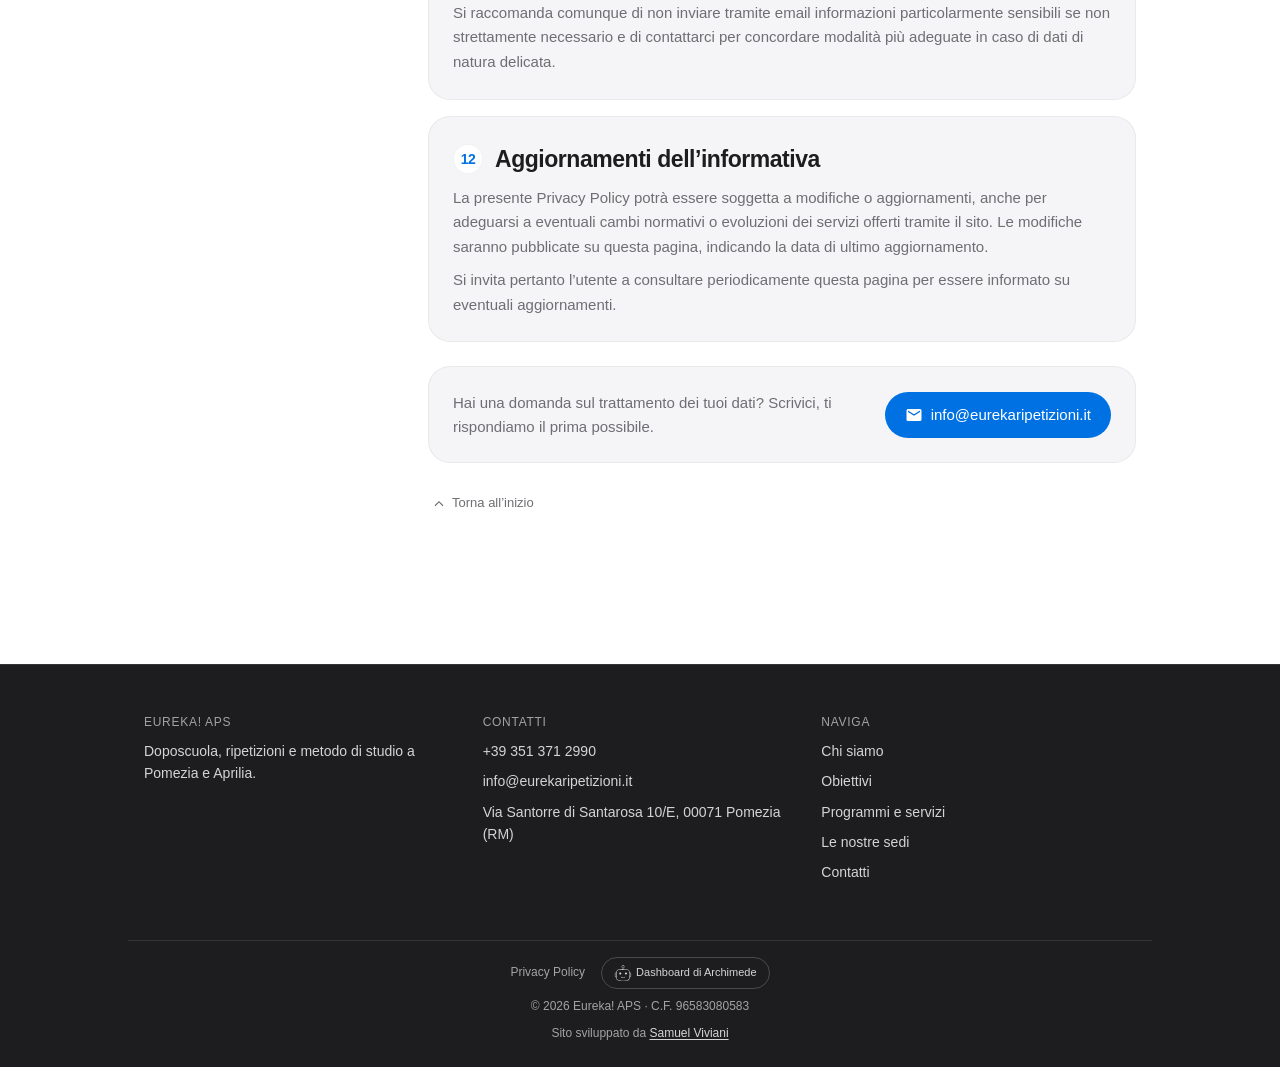
<file: privacy.html>
<!DOCTYPE html>
<html lang="it" data-theme="light">
<head>
    <meta charset="UTF-8">
    <meta name="viewport" content="width=device-width, initial-scale=1.0">
    <title>Privacy Policy – Eureka! APS</title>
    <meta name="description" content="Informativa privacy di Eureka! APS: come trattiamo i dati personali di chi visita eurekaripetizioni.it o ci contatta, in conformità al GDPR.">
    <meta name="robots" content="index, follow">
    <link rel="canonical" href="https://eurekaripetizioni.it/privacy.html">
    <meta name="theme-color" content="#ffffff">
    <meta name="apple-mobile-web-app-title" content="Eureka! APS">
    <meta name="apple-mobile-web-app-capable" content="yes">
    <meta name="mobile-web-app-capable" content="yes">
    <meta property="og:type" content="website">
    <meta property="og:site_name" content="Eureka! APS">
    <meta property="og:locale" content="it_IT">
    <meta property="og:url" content="https://eurekaripetizioni.it/privacy.html">
    <meta property="og:title" content="Privacy Policy – Eureka! APS">
    <meta property="og:description" content="Come Eureka! APS tratta i dati personali di chi visita il sito o ci contatta, in conformità al GDPR.">
    <meta property="og:image" content="https://eurekaripetizioni.it/logo.png">
    <link rel="icon" type="image/png" href="favicon.png">
    <link rel="apple-touch-icon" href="apple-touch-icon.png">
    <link rel="manifest" href="manifest.webmanifest">
    <link rel="stylesheet" href="css/index.css">
    <link rel="stylesheet" href="css/privacy.css">

    <script type="application/ld+json">
    {
      "@context": "https://schema.org",
      "@type": "WebPage",
      "@id": "https://eurekaripetizioni.it/privacy.html#webpage",
      "url": "https://eurekaripetizioni.it/privacy.html",
      "name": "Privacy Policy – Eureka! APS",
      "inLanguage": "it-IT",
      "isPartOf": { "@id": "https://eurekaripetizioni.it/#website" },
      "about": { "@id": "https://eurekaripetizioni.it/#organization" },
      "breadcrumb": {
        "@type": "BreadcrumbList",
        "itemListElement": [
          { "@type": "ListItem", "position": 1, "name": "Home", "item": "https://eurekaripetizioni.it/" },
          { "@type": "ListItem", "position": 2, "name": "Privacy Policy", "item": "https://eurekaripetizioni.it/privacy.html" }
        ]
      }
    }
    </script>
</head>
<body>
<div class="page-shell">
    <header>
        <div class="nav">
            <a class="nav-brand" href="index.html" aria-label="Eureka! APS — home">
                <img src="logo.png" alt="Eureka! APS" class="logo-img">
            </a>
            <button class="nav-toggle" id="navToggle" aria-label="Apri menu" aria-expanded="false">
                <span class="nav-toggle-bar"></span>
                <span class="nav-toggle-bar"></span>
            </button>
            <nav class="nav-links" id="navLinks">
                <a class="nav-link" href="index.html#chi-siamo">Associazione</a>
                <a class="nav-link" href="index.html#programmi">Programmi</a>
                <a class="nav-link" href="index.html#sedi">Sedi</a>
                <a class="nav-link" href="index.html#contatti">Contatti</a>
            </nav>
        </div>
    </header>

    <main>
        <div class="privacy-hero">
            <a class="privacy-back" href="index.html">
                <svg viewBox="0 0 24 24" aria-hidden="true"><path d="m15 6-6 6 6 6" fill="none" stroke="currentColor" stroke-width="2" stroke-linecap="round" stroke-linejoin="round"/></svg>
                Torna al sito
            </a>
            <div class="section-kicker">Informativa</div>
            <h1>Privacy Policy</h1>
            <p class="pill">
                <span class="pill-dot"></span>
                Ultimo aggiornamento: 11 dicembre 2025
            </p>
            <p class="privacy-lead">
                Questa informativa descrive come <strong>Eureka! – Associazione di Promozione Sociale</strong>
                tratta i dati personali di chi visita il sito <strong>eurekaripetizioni.it</strong> o ci
                contatta tramite i recapiti indicati, in conformità al <strong>Regolamento (UE) 2016/679</strong>
                (“GDPR”) e alla normativa italiana vigente in materia di protezione dei dati personali.
            </p>
        </div>

        <div class="privacy-layout">
            <aside class="privacy-toc" aria-label="Indice della pagina">
                <div class="privacy-toc-title">In questa pagina</div>
                <ol id="tocList">
                    <li><a href="#titolare">Titolare del trattamento</a></li>
                    <li><a href="#dati">Tipologie di dati trattati</a></li>
                    <li><a href="#cookie">Cookie e tecnologie simili</a></li>
                    <li><a href="#finalita">Finalità del trattamento e basi giuridiche</a></li>
                    <li><a href="#conferimento">Natura del conferimento dei dati</a></li>
                    <li><a href="#modalita">Modalità del trattamento</a></li>
                    <li><a href="#destinatari">Destinatari dei dati</a></li>
                    <li><a href="#conservazione">Periodo di conservazione dei dati</a></li>
                    <li><a href="#minori">Trattamento dei dati di minori</a></li>
                    <li><a href="#diritti">Diritti degli interessati</a></li>
                    <li><a href="#sicurezza">Sicurezza delle comunicazioni (HTTPS)</a></li>
                    <li><a href="#aggiornamenti">Aggiornamenti dell’informativa</a></li>
                </ol>
            </aside>

            <article class="privacy-doc">
                <section class="privacy-block" id="titolare">
                    <h2><span class="privacy-num">1</span>Titolare del trattamento</h2>
                    <p>Titolare del trattamento è:</p>
                    <p>
                        <strong>Eureka! – Associazione di Promozione Sociale</strong><br>
                        Sede: Via Santorre di Santarosa 10/E, 00071 Pomezia (RM)<br>
                        C.F.: 96583080583<br>
                        Email: <a href="https://mail.google.com/mail/?view=cm&amp;fs=1&amp;to=info@eurekaripetizioni.it&amp;su=Richiesta%20informazioni%20privacy" target="_blank" rel="noopener">info@eurekaripetizioni.it</a>
                    </p>
                </section>

                <section class="privacy-block" id="dati">
                    <h2><span class="privacy-num">2</span>Tipologie di dati trattati</h2>

                    <h3>2.1 Dati di navigazione</h3>
                    <p>
                        Durante la navigazione del sito i sistemi informatici e le procedure software preposte
                        al suo funzionamento acquisiscono alcuni dati personali la cui trasmissione è implicita
                        nell’uso dei protocolli di comunicazione di Internet. In questa categoria rientrano, a
                        titolo esemplificativo:
                    </p>
                    <ul>
                        <li>indirizzo IP o nome a dominio del dispositivo utilizzato;</li>
                        <li>data e orario della richiesta;</li>
                        <li>pagine visitate e risorse richieste;</li>
                        <li>eventuali log tecnici generati dai sistemi di sicurezza e protezione (es. servizio di protezione Cloudflare);</li>
                        <li>informazioni sul browser, sul sistema operativo e sul tipo di dispositivo.</li>
                    </ul>
                    <p>
                        Questi dati sono utilizzati esclusivamente per finalità tecniche, statistiche aggregate e
                        di sicurezza (es. prevenzione di accessi non autorizzati, attacchi informatici o anomalie
                        di funzionamento) e non vengono utilizzati per attività di profilazione dell’utente.
                    </p>

                    <h3>2.2 Dati forniti volontariamente dall’utente</h3>
                    <p>
                        L’invio facoltativo, esplicito e volontario di messaggi agli indirizzi email indicati sul
                        sito, nonché il contatto tramite i numeri di telefono eventualmente pubblicati, comporta la
                        successiva acquisizione dei dati personali comunicati dal mittente. Tali dati possono
                        includere, a titolo esemplificativo:
                    </p>
                    <ul>
                        <li>nome e cognome;</li>
                        <li>indirizzo email;</li>
                        <li>numero di telefono;</li>
                        <li>eventuali informazioni contenute nel testo del messaggio (es. richieste, preferenze, esigenze didattiche).</li>
                    </ul>
                    <p>
                        In alcuni casi è possibile che a contattarci sia direttamente un minore. In tali
                        situazioni, i dati saranno trattati con particolare attenzione e, ove necessario, potrà
                        essere richiesto il coinvolgimento del genitore o del tutore legale.
                    </p>
                </section>

                <section class="privacy-block" id="cookie">
                    <h2><span class="privacy-num">3</span>Cookie e tecnologie simili</h2>
                    <p>
                        Il sito utilizza cookie tecnici essenziali per il funzionamento e la sicurezza e, solo
                        previo consenso espresso tramite il banner dedicato, cookie di analisi anonimizzata
                        (Google Analytics) per ottenere statistiche aggregate sull’utilizzo delle pagine.
                    </p>
                    <p>I <strong>cookie tecnici essenziali</strong> e le tecnologie similari sono necessari a:</p>
                    <ul>
                        <li>garantire il corretto funzionamento del sito;</li>
                        <li>mantenere la sicurezza delle connessioni;</li>
                        <li>abilitare le funzionalità di protezione e caching fornite dai servizi utilizzati (ad es. Cloudflare).</li>
                    </ul>
                    <p>
                        I <strong>cookie di analisi</strong> sono disattivati per impostazione predefinita e
                        vengono caricati solo se l’utente seleziona “Accetta” nel banner cookie. I dati raccolti
                        tramite Google Analytics sono trattati in forma aggregata e con indirizzo IP anonimizzato;
                        è sempre possibile revocare il consenso tramite il tasto “Impostazioni cookie” presente sul
                        sito e scegliendo “Rifiuta”.
                    </p>
                    <p>Non vengono utilizzati cookie di profilazione o di marketing.</p>
                    <button class="cookie-open" type="button" id="cookieOpen">Gestisci le preferenze cookie</button>
                </section>

                <section class="privacy-block" id="finalita">
                    <h2><span class="privacy-num">4</span>Finalità del trattamento e basi giuridiche</h2>
                    <p>I dati personali raccolti sono trattati per le seguenti finalità:</p>
                    <ul class="purpose-list">
                        <li>
                            <strong>Gestione delle richieste di contatto e di informazioni</strong>
                            I dati forniti via email o telefono sono utilizzati per rispondere alle richieste,
                            fornire informazioni sui servizi associativi, sulle attività di supporto didattico e
                            doposcuola, e per eventuali successivi contatti operativi collegati alla richiesta
                            stessa.
                            <em><b>Base giuridica:</b> esecuzione di misure precontrattuali adottate su richiesta
                            dell’interessato (art. 6, par. 1, lett. b GDPR) e, ove applicabile, legittimo interesse
                            del Titolare a gestire le comunicazioni ricevute (art. 6, par. 1, lett. f GDPR).</em>
                        </li>
                        <li>
                            <strong>Adempimenti amministrativi, contabili e associativi</strong>
                            Qualora dalla richiesta derivi l’avvio di un rapporto associativo o di servizio, i dati
                            potranno essere trattati per gli adempimenti amministrativi, contabili e organizzativi
                            connessi alle attività dell’associazione.
                            <em><b>Base giuridica:</b> esecuzione di un contratto o di un rapporto associativo e
                            adempimento di obblighi legali (art. 6, par. 1, lett. b e lett. c GDPR).</em>
                        </li>
                        <li>
                            <strong>Sicurezza del sito e prevenzione abusi</strong>
                            I dati di navigazione e i log tecnici sono trattati per garantire la sicurezza del
                            sito, prevenire e individuare attività fraudolente o abusi, nonché per tutelare i
                            diritti del Titolare.
                            <em><b>Base giuridica:</b> legittimo interesse del Titolare alla sicurezza dei sistemi
                            e alla tutela dei propri diritti (art. 6, par. 1, lett. f GDPR).</em>
                        </li>
                    </ul>
                </section>

                <section class="privacy-block" id="conferimento">
                    <h2><span class="privacy-num">5</span>Natura del conferimento dei dati</h2>
                    <p>
                        Il conferimento dei dati di navigazione è necessario per la fruizione del sito e per
                        garantire la sicurezza delle comunicazioni: il mancato conferimento (ad es. blocco totale
                        del traffico verso il sito) può rendere impossibile la navigazione.
                    </p>
                    <p>
                        Il conferimento dei dati tramite email o telefono è <strong>facoltativo</strong>, ma il
                        mancato conferimento dei dati minimi necessari (come il recapito per la risposta) può
                        rendere impossibile soddisfare la richiesta.
                    </p>
                </section>

                <section class="privacy-block" id="modalita">
                    <h2><span class="privacy-num">6</span>Modalità del trattamento</h2>
                    <p>
                        I dati personali sono trattati con strumenti elettronici e, in alcuni casi, con supporti
                        cartacei, adottando misure tecniche e organizzative adeguate a garantirne la sicurezza, la
                        riservatezza e l’integrità. Il trattamento è effettuato esclusivamente da soggetti
                        autorizzati dal Titolare o da fornitori espressamente nominati quali responsabili del
                        trattamento, ove necessario.
                    </p>
                </section>

                <section class="privacy-block" id="destinatari">
                    <h2><span class="privacy-num">7</span>Destinatari dei dati</h2>
                    <p>I dati personali possono essere comunicati, nei limiti delle finalità sopra indicate, a:</p>
                    <ul>
                        <li>fornitori di servizi informatici, hosting, manutenzione e sicurezza (es. Cloudflare);</li>
                        <li>fornitori di servizi di posta elettronica;</li>
                        <li>consulenti o professionisti che assistono l’associazione per adempimenti amministrativi, contabili o legali;</li>
                        <li>autorità competenti, qualora ciò sia richiesto dalla legge o da un ordine dell’autorità.</li>
                    </ul>
                    <p>
                        I dati non sono diffusi pubblicamente e non vengono ceduti a terzi per finalità di
                        marketing autonomo.
                    </p>
                </section>

                <section class="privacy-block" id="conservazione">
                    <h2><span class="privacy-num">8</span>Periodo di conservazione dei dati</h2>
                    <ul>
                        <li>
                            <strong>Dati di navigazione e log tecnici:</strong> conservati per periodi limitati,
                            strettamente necessari alle finalità di sicurezza e funzionamento del sito e, comunque,
                            non oltre i termini previsti dalla normativa applicabile o necessari alla tutela dei
                            diritti del Titolare.
                        </li>
                        <li>
                            <strong>Dati contenuti nelle email e nelle richieste di contatto:</strong> conservati
                            per il tempo necessario a gestire la richiesta e per un periodo massimo indicativo di
                            <strong>5 anni</strong>, salvo ulteriori obblighi di legge o necessità di conservazione
                            per tutela dei diritti dell’associazione.
                        </li>
                    </ul>
                </section>

                <section class="privacy-block" id="minori">
                    <h2><span class="privacy-num">9</span>Trattamento dei dati di minori</h2>
                    <p>
                        Le attività dell’associazione si rivolgono anche a studenti minorenni; tuttavia, il sito è
                        destinato in primo luogo a genitori, tutori e adulti di riferimento. È possibile che un
                        minore contatti direttamente l’associazione tramite email o telefono.
                    </p>
                    <p>
                        In tali casi, i dati saranno trattati con particolare cautela e, quando opportuno, potrà
                        essere richiesto il coinvolgimento del genitore o del tutore legale per la prosecuzione del
                        rapporto o la fornitura del servizio.
                    </p>
                </section>

                <section class="privacy-block" id="diritti">
                    <h2><span class="privacy-num">10</span>Diritti degli interessati</h2>
                    <p>
                        In qualità di interessato, l’utente può esercitare in qualsiasi momento i diritti previsti
                        dagli artt. 15–22 del GDPR, tra cui:
                    </p>
                    <ul>
                        <li>ottenere la conferma che sia o meno in corso un trattamento di dati personali che lo riguardano;</li>
                        <li>ottenere l’accesso ai dati personali e alle informazioni relative al trattamento;</li>
                        <li>chiedere la rettifica dei dati inesatti o l’integrazione di quelli incompleti;</li>
                        <li>chiedere la cancellazione dei dati personali nei casi previsti dalla legge;</li>
                        <li>chiedere la limitazione del trattamento nei casi previsti dalla legge;</li>
                        <li>opporsi, in tutto o in parte, al trattamento basato su legittimo interesse;</li>
                        <li>richiedere la portabilità dei dati, quando applicabile;</li>
                        <li>proporre reclamo a un’Autorità di controllo (in Italia, il Garante per la Protezione dei Dati Personali).</li>
                    </ul>
                    <p>
                        Per esercitare i propri diritti o per qualsiasi richiesta in materia di protezione dei dati
                        personali è possibile scrivere a:
                        <a href="https://mail.google.com/mail/?view=cm&amp;fs=1&amp;to=info@eurekaripetizioni.it&amp;su=Richiesta%20informazioni%20privacy" target="_blank" rel="noopener">info@eurekaripetizioni.it</a>.
                    </p>
                </section>

                <section class="privacy-block" id="sicurezza">
                    <h2><span class="privacy-num">11</span>Sicurezza delle comunicazioni (HTTPS)</h2>
                    <p>
                        Il sito è raggiungibile esclusivamente tramite connessione protetta (<strong>HTTPS</strong>),
                        anche grazie ai servizi di protezione e gestione del traffico forniti da Cloudflare. Ciò
                        contribuisce a proteggere l’integrità e la riservatezza dei dati trasmessi tra il browser
                        dell’utente e il sito.
                    </p>
                    <p>
                        Si raccomanda comunque di non inviare tramite email informazioni particolarmente sensibili
                        se non strettamente necessario e di contattarci per concordare modalità più adeguate in caso
                        di dati di natura delicata.
                    </p>
                </section>

                <section class="privacy-block" id="aggiornamenti">
                    <h2><span class="privacy-num">12</span>Aggiornamenti dell’informativa</h2>
                    <p>
                        La presente Privacy Policy potrà essere soggetta a modifiche o aggiornamenti, anche per
                        adeguarsi a eventuali cambi normativi o evoluzioni dei servizi offerti tramite il sito. Le
                        modifiche saranno pubblicate su questa pagina, indicando la data di ultimo aggiornamento.
                    </p>
                    <p>
                        Si invita pertanto l’utente a consultare periodicamente questa pagina per essere informato
                        su eventuali aggiornamenti.
                    </p>
                </section>

                <div class="privacy-contact">
                    <p>Hai una domanda sul trattamento dei tuoi dati? Scrivici, ti rispondiamo il prima possibile.</p>
                    <a class="hero-btn-primary privacy-contact-btn" href="https://mail.google.com/mail/?view=cm&amp;fs=1&amp;to=info@eurekaripetizioni.it&amp;su=Richiesta%20informazioni%20privacy" target="_blank" rel="noopener">
                        <svg viewBox="0 0 24 24" aria-hidden="true"><path d="M20 4H4a2 2 0 0 0-2 2v12a2 2 0 0 0 2 2h16a2 2 0 0 0 2-2V6a2 2 0 0 0-2-2zm0 4-8 5-8-5V6l8 5 8-5v2z"/></svg>
                        info@eurekaripetizioni.it
                    </a>
                </div>

                <button class="to-top" id="toTop" type="button">
                    <svg viewBox="0 0 24 24" aria-hidden="true"><path d="M12 8.5 4.5 16l1.4 1.4L12 11.3l6.1 6.1L19.5 16z" fill="currentColor" stroke="none"/></svg>
                    Torna all’inizio
                </button>
            </article>
        </div>
    </main>

    <footer class="site-footer">
        <div class="footer-main">
            <div class="footer-columns">
                <div class="footer-col">
                    <div class="footer-col-title">Eureka! APS</div>
                    <p class="footer-col-text">Doposcuola, ripetizioni e metodo di studio a Pomezia e Aprilia.</p>
                </div>
                <div class="footer-col">
                    <div class="footer-col-title">Contatti</div>
                    <a href="https://wa.me/393513712990">+39 351 371 2990</a>
                    <a href="https://mail.google.com/mail/?view=cm&amp;fs=1&amp;to=info@eurekaripetizioni.it&amp;su=Richiesta%20informazioni%20privacy" target="_blank" rel="noopener">info@eurekaripetizioni.it</a>
                    <span>Via Santorre di Santarosa 10/E, 00071 Pomezia (RM)</span>
                </div>
                <div class="footer-col">
                    <div class="footer-col-title">Naviga</div>
                    <a href="index.html#chi-siamo">Chi siamo</a>
                    <a href="index.html#obiettivi">Obiettivi</a>
                    <a href="index.html#programmi">Programmi e servizi</a>
                    <a href="index.html#sedi">Le nostre sedi</a>
                    <a href="index.html#contatti">Contatti</a>
                </div>
            </div>
        </div>
        <div class="footer-bottom">
            <div class="footer-bottom-links">
                <a href="./privacy.html" aria-current="page">Privacy Policy</a>
                <button class="cookie-manage" id="cookieManage" type="button">Impostazioni cookie</button>
                <a class="footer-staff-pill" href="https://archimede.eurekaripetizioni.it" target="_blank" rel="noopener"><svg viewBox="0 0 191 178" fill="currentColor" aria-hidden="true" focusable="false"><path d="M88.2 9.7A16 16 0 0 0 81 29c1.6 3.7 7.4 9 10 9 1.8 0 2 .7 2 5.9v5.8l-4.6.7c-2.6.3-13.1.6-23.4.6H46.3l-6.1 3.1A28 28 0 0 0 24 78.7c0 5.2 0 5.3-3 5.3-4.6 0-8.5 2.5-10.4 6.5-1.5 3-1.7 6.2-1.4 20.1l.3 16.6 3.7 3.4c2.8 2.5 4.7 3.4 7.3 3.4H24v6.8c0 11.2 6.5 21.3 16.9 26.4 4.6 2.3 4.6 2.3 55.1 2.3 57.7 0 54 .5 63.2-9.3a29 29 0 0 0 7.8-20.7v-5.2l4.1-.6c4.7-.6 8.4-3.7 9.8-8.1.6-1.7.9-10.2.7-18.9l-.3-15.9-3-3a13 13 0 0 0-7-3.5l-4-.5-.5-6.2A29 29 0 0 0 150 53.3c-2.9-1.5-7.3-1.9-27.4-2.3l-24-.5-.4-5.7-.4-5.6 4.6-2.1q8.7-3.6 8.6-13.6c0-12-11.9-19.2-22.8-13.8m12.9 4.8c5.6 2.9 6.6 10.9 2 15.5-3.7 3.8-7 4.5-11.5 2.6a10 10 0 0 1-2.4-17.1q5.2-4.3 11.9-1m44.2 42.6a28 28 0 0 1 14 12.3c2.1 3.9 2.2 5.4 2.5 37.6q.3 33.5-.8 38.7a25 25 0 0 1-11.7 16l-4.8 2.8-45.5.3c-31.3.2-47.1 0-50.7-.8a25 25 0 0 1-16-11.7l-2.8-4.8v-37c0-36.3 0-37.1 2.2-41.1 2.8-5.3 9.4-11 14.1-12.2 5.2-1.4 94.6-1.5 99.5-.1M23.5 109v19.5l-2.9-.2c-5.7-.4-6.1-1.7-6.1-19.4 0-15.8.1-16.1 2.4-18.1 1.4-1 3.4-1.8 4.5-1.6 2 .3 2.1.8 2.1 19.8m150.3-18.4c2.1 1.5 2.2 2.1 2.2 17.7 0 8.9-.4 16.7-.8 17.3-1.2 1.8-5.2 3.6-6.8 3-1.1-.4-1.4-4.1-1.4-20.1V89h2.3c1.2 0 3.3.7 4.5 1.6"/><path d="M58.4 86.4a11 11 0 0 0-1.9 13.5c1.4 2.8 6.8 6.1 10 6.1 3.1 0 8.1-3 9.8-5.9 2.8-4.8 2.2-9.8-1.7-13.7-2.9-2.9-4.1-3.4-8.1-3.4s-5.2.5-8.1 3.4m61 0c-2.7 2.7-3.4 4.2-3.4 7.2 0 11.9 12.9 16.3 20.6 7.1 2.2-2.6 2.5-3.8 2.1-7.6-.7-6.3-4.9-10.1-11.3-10.1-3.9 0-5.1.5-8 3.4m-45.1 42.3c-2.4.9-1.3 4.2 2.1 6.8a33 33 0 0 0 30.6 4.6c6.4-2.5 12-6.6 12-9 0-3.1-2.7-3.1-6.6 0-3.8 3-11.8 5.9-16.4 5.9s-12.6-2.9-16.5-6c-2.1-1.6-3.8-3-3.9-2.9z"/></svg>Dashboard di Archimede</a>
            </div>
            <div>© <span id="year"></span> Eureka! APS · C.F. 96583080583</div>
            <div class="footer-credits">Sito sviluppato da <a href="https://samuelviviani.com" target="_blank" rel="noopener">Samuel Viviani</a></div>
        </div>
    </footer>
</div>

<a class="wa-fab" href="https://wa.me/393513712990" target="_blank" rel="noopener" aria-label="Scrivici su WhatsApp">
    <svg viewBox="0 0 24 24" aria-hidden="true"><path d="M12.04 2C6.58 2 2.13 6.45 2.13 11.91c0 1.75.46 3.45 1.33 4.95L2.05 22l5.25-1.38a9.9 9.9 0 0 0 4.74 1.21h.01c5.46 0 9.91-4.45 9.91-9.91 0-2.65-1.03-5.13-2.9-7-1.87-1.87-4.35-2.92-7.02-2.92zm0 18.13a8.2 8.2 0 0 1-4.19-1.15l-.3-.18-3.12.82.83-3.04-.2-.31a8.22 8.22 0 0 1-1.26-4.4c0-4.54 3.7-8.24 8.25-8.24 2.2 0 4.27.86 5.83 2.42a8.18 8.18 0 0 1 2.41 5.83c0 4.55-3.7 8.25-8.25 8.25zm4.52-6.18c-.25-.12-1.47-.72-1.7-.81-.23-.08-.39-.12-.56.13-.17.25-.64.81-.78.97-.14.17-.29.19-.53.06-.25-.12-1.05-.39-2-1.23-.74-.66-1.24-1.47-1.39-1.72-.14-.25-.02-.38.11-.51.11-.11.25-.29.37-.43.12-.14.16-.25.25-.41.08-.17.04-.31-.02-.43-.06-.12-.56-1.36-.77-1.85-.2-.48-.41-.42-.56-.43h-.48c-.17 0-.43.06-.66.31-.23.25-.86.85-.86 2.06 0 1.22.89 2.39 1.01 2.56.12.17 1.75 2.67 4.24 3.74.59.26 1.05.41 1.41.52.59.19 1.13.16 1.56.1.48-.07 1.47-.6 1.67-1.18.21-.58.21-1.08.14-1.18-.06-.1-.23-.16-.48-.28z"/></svg>
</a>

<div class="cookie-banner" id="cookieBanner" role="dialog" aria-live="polite" aria-label="Preferenze cookie">
    <div class="cookie-text">
        <strong>Usiamo cookie tecnici e, con il tuo consenso, Google Analytics</strong> per misurare
        le visite in forma aggregata e anonimizzata. Puoi rifiutare o modificare la scelta in
        qualsiasi momento da questo banner. <a href="./privacy.html">Privacy Policy</a>
    </div>
    <div class="cookie-actions">
        <button class="cookie-btn" id="cookieReject">Rifiuta</button>
        <button class="cookie-btn primary" id="cookieAccept">Accetta</button>
    </div>
</div>

<script src="js/privacy.js"></script>
</body>
</html>
</file>
<file: css/index.css>
/* =========================================================================
   Eureka! APS — UI in linguaggio Apple
   Clarity · Deference · Depth
   Font di sistema, neutri per il 90% della superficie, accento blu solo
   sulle azioni. Elevazione suggerita (bordo quasi invisibile + ombra
   diffusa), mai dichiarata.

   INDICE (cerca la stringa "=== NOME ===" per saltare alla sezione)
     :root / dark          — token di colore, spaziatura, forma
     HEADER                — barra sticky, nav, menu mobile full-screen
     HERO                  — titolo, CTA, scroll indicator
     MATERIE               — strisce scorrevoli (auto + trascinamento in index.js)
     SEZIONI               — impaginazione comune, .pill, .section-*
     CHI SIAMO / OBIETTIVI / PROGRAMMI / CONTATTI — blocchi specifici
     FOOTER · COOKIE BANNER · WHATSAPP FLOATING BUTTON
     ANIMAZIONI            — keyframe + reveal-on-scroll
     RESPONSIVE            — @media (max-width: 768px / 480px)

   NB: file unico di proposito. Niente build step (vedi CLAUDE.md): spezzarlo
   in più file significherebbe più richieste HTTP o un bundler. 33 KB → ~7 KB
   gzip, una sola richiesta: non è un problema di peso, solo di navigazione
   nell'editor — da qui l'indice qui sopra.
   ========================================================================= */

:root {
    /* Colore — light */
    --bg-primary: #ffffff;
    --bg-secondary: #f5f5f7;
    --text-primary: #1d1d1f;
    --text-secondary: #6e6e73;      /* ≥ 4.5:1 su bianco */
    --accent: #0071e3;

    --card-bg: rgba(255, 255, 255, 0.8);
    --card-border: rgba(0, 0, 0, 0.05);
    --card-shadow: 0 4px 24px rgba(0, 0, 0, 0.06);
    --hairline: rgba(0, 0, 0, 0.08);
    --header-bg: rgba(255, 255, 255, 0.72);

    /* Superficie scura condivisa (footer, cookie manage) */
    --dark-bg: #1d1d1f;
    --dark-text: #f5f5f7;
    --dark-muted: rgba(245, 245, 247, 0.62);

    /* Marchi servizi */
    --whatsapp: #25d366;

    /* Tipografia */
    --font: -apple-system, BlinkMacSystemFont, "SF Pro Display", "SF Pro Text", "Segoe UI", Roboto, sans-serif;

    /* Spaziatura */
    --space-xs: 4px;
    --space-sm: 8px;
    --space-md: 16px;
    --space-lg: 24px;
    --space-xl: 48px;
    --space-2xl: 96px;

    /* Forma */
    --radius-md: 14px;
    --radius-lg: 18px;
    --radius-full: 980px;

    --max-width: 1024px;
    --ease: cubic-bezier(0.25, 0.1, 0.25, 1);
}

@media (prefers-color-scheme: dark) {
    :root:not([data-theme="light"]) {
        --bg-primary: #000000;
        --bg-secondary: #1d1d1f;
        --text-primary: #f5f5f7;
        --text-secondary: #a1a1a6;
        --accent: #2997ff;

        --card-bg: rgba(29, 29, 31, 0.7);
        --card-border: rgba(255, 255, 255, 0.1);
        --card-shadow: 0 4px 24px rgba(0, 0, 0, 0.4);
        --hairline: rgba(255, 255, 255, 0.12);
        --header-bg: rgba(0, 0, 0, 0.72);

        --dark-bg: #000000;
    }

    /* Icone monocromatiche scure → schiarite su fondo scuro */
    :root:not([data-theme="light"]) .section-header-icon img {
        filter: invert(1) brightness(1.6);
    }
}

* {
    box-sizing: border-box;
    -webkit-tap-highlight-color: transparent;
}

body {
    margin: 0;
    font: var(--text-body, 400 17px/1.6) var(--font);
    font-size: 17px;
    line-height: 1.6;
    background: var(--bg-primary);
    color: var(--text-primary);
    -webkit-font-smoothing: antialiased;
}

a {
    color: inherit;
    text-decoration: none;
}

.page-shell {
    min-height: 100vh;
    display: flex;
    flex-direction: column;
    background: var(--bg-primary);
}

/* ============================ HEADER ==================================== */

header {
    position: sticky;
    top: 0;
    z-index: 40;
    backdrop-filter: saturate(180%) blur(20px);
    -webkit-backdrop-filter: saturate(180%) blur(20px);
    background: var(--header-bg);
    border-bottom: 1px solid var(--hairline);
}

.nav {
    max-width: var(--max-width);
    margin: 0 auto;
    padding: var(--space-xs) var(--space-md);
    min-height: 44px;
    display: grid;
    grid-template-columns: 1fr auto 1fr;
    align-items: center;
    gap: var(--space-md);
}

.nav-brand { grid-column: 1; justify-self: start; }
.nav-links { grid-column: 2; justify-self: center; }
.nav-toggle { grid-column: 3; justify-self: end; }

.nav-brand {
    display: flex;
    align-items: center;
    gap: var(--space-sm);
    cursor: pointer;
    transition: opacity 0.2s var(--ease);
}

.nav-brand:hover { opacity: 0.7; }

.logo-img {
    height: 38px;
    width: auto;
    display: block;
}

.nav-links {
    display: flex;
    align-items: center;
    gap: 2px;
    font-size: 13px;
}

.nav-link {
    display: inline-flex;
    align-items: center;
    padding: 5px 10px;
    border: none;
    cursor: pointer;
    background: transparent;
    font: inherit;
    font-size: 13px;
    color: var(--text-secondary);
}

.nav-toggle {
    display: none;
    position: relative;
    width: 44px;
    height: 44px;
    flex-shrink: 0;
    border: none;
    background: transparent;
    padding: 0;
    cursor: pointer;
}

.nav-toggle-bar {
    position: absolute;
    left: 14px;
    right: 14px;
    height: 1px;
    border-radius: 1px;
    background: var(--text-primary);
    transition: transform 0.35s var(--ease), top 0.35s var(--ease);
}

.nav-toggle-bar:nth-child(1) { top: 18px; }
.nav-toggle-bar:nth-child(2) { top: 25px; }

.nav-toggle.open .nav-toggle-bar:nth-child(1) { top: 21px; transform: rotate(45deg); }
.nav-toggle.open .nav-toggle-bar:nth-child(2) { top: 21px; transform: rotate(-45deg); }

main { flex: 1; }

/* ============================= HERO ==================================== */

.hero-wrapper {
    background: var(--bg-primary);
    border-bottom: 1px solid var(--hairline);
    position: relative;
    display: flex;
    align-items: center;
    min-height: calc(100dvh - 61px);
}

.hero {
    width: 100%;
    max-width: var(--max-width);
    margin: 0 auto;
    padding: var(--space-xl) var(--space-md);
}

.hero-title {
    font-size: clamp(40px, 6vw, 56px);
    line-height: 1.05;
    font-weight: 600;
    letter-spacing: -0.02em;
    margin: 0 0 var(--space-md);
}

.hero-title span:not(.brand-eureka) {
    color: var(--text-secondary);
    font-weight: 600;
}

.hero-subtitle {
    font-size: clamp(19px, 2.4vw, 24px);
    line-height: 1.3;
    font-weight: 500;
    color: var(--text-primary);
    margin: 0 0 var(--space-sm);
    max-width: 40rem;
}

.hero-intro {
    font-size: 17px;
    line-height: 1.6;
    color: var(--text-secondary);
    max-width: 40rem;
    margin: 0;
}

.hero-intro strong {
    color: var(--text-primary);
    font-weight: 600;
}

/* Call-to-action dell'hero: una primaria (WhatsApp), una secondaria testuale */

.hero-actions {
    margin-top: var(--space-lg);
    display: flex;
    flex-wrap: wrap;
    align-items: center;
    gap: var(--space-md);
}

.hero-btn-primary {
    display: inline-flex;
    align-items: center;
    gap: var(--space-sm);
    padding: 12px 22px;
    border-radius: var(--radius-full);
    background: var(--whatsapp);
    color: #ffffff;
    font-weight: 500;
    font-size: 16px;
    transition: transform 0.2s var(--ease), filter 0.2s var(--ease);
}

.hero-btn-primary svg { width: 20px; height: 20px; fill: currentColor; }
.hero-btn-primary:hover { transform: scale(1.02); filter: brightness(1.05); }
.hero-btn-primary:active { transform: scale(0.97); }

.hero-btn-ghost {
    display: inline-flex;
    align-items: center;
    gap: 2px;
    padding: 12px 4px;
    border: none;
    background: transparent;
    font: inherit;
    font-size: 16px;
    font-weight: 500;
    color: var(--accent);
    cursor: pointer;
}

.hero-btn-ghost svg {
    width: 16px;
    height: 16px;
    fill: currentColor;
    transition: transform 0.2s var(--ease);
}

.hero-btn-ghost:hover svg { transform: translateX(3px); }

/* Scroll indicator — feedback discreto */

.scroll-indicator {
    position: absolute;
    left: 50%;
    bottom: var(--space-md);
    transform: translateX(-50%);
    display: flex;
    background: none;
    border: none;
    padding: var(--space-sm);
    color: var(--text-secondary);
    cursor: pointer;
    z-index: 2;
    transition: color 0.2s var(--ease);
}

.scroll-indicator:hover { color: var(--text-primary); }

.scroll-indicator svg {
    width: 20px;
    height: 20px;
    fill: currentColor;
    animation: scrollBounce 1.8s var(--ease) infinite;
}

/* ===================== MATERIE — STRISCE SCORREVOLI =================== */

.subjects-marquee {
    margin-top: var(--space-2xl);
    display: flex;
    flex-direction: column;
    gap: var(--space-sm);
    overflow: hidden;
    /* sfuma i bordi per far entrare/uscire le voci senza taglio netto */
    -webkit-mask-image: linear-gradient(to right, transparent, #000 5%, #000 95%, transparent);
    mask-image: linear-gradient(to right, transparent, #000 5%, #000 95%, transparent);
}

.subjects-strip {
    display: flex;
    width: max-content;
    animation: subjectsScroll 55s linear infinite;
}

.subjects-strip--reverse {
    animation-direction: reverse;
}

.subjects-marquee:hover .subjects-strip {
    animation-play-state: paused;
}

/* Con JS: lo scorrimento (auto + trascinamento manuale) è gestito da index.js.
   Nessuna barra di scorrimento: si usa solo transform, mai overflow:scroll. */
.js-enabled .subjects-marquee {
    user-select: none;
    -webkit-user-select: none;
}

.js-enabled .subjects-strip {
    animation: none;
    cursor: grab;
    /* i gesti orizzontali sono nostri, quelli verticali scorrono la pagina */
    touch-action: pan-y;
    will-change: transform;
}

.js-enabled .subjects-strip.dragging {
    cursor: grabbing;
}

.subjects-row {
    display: flex;
    align-items: center;
    gap: var(--space-sm);
    margin: 0;
    padding: 0 calc(var(--space-sm) / 2);
    list-style: none;
}

.subjects-row li {
    flex: none;
    display: inline-flex;
    align-items: center;
    gap: 6px;
    padding: 8px 16px;
    border-radius: var(--radius-full);
    background: var(--bg-secondary);
    border: 1px solid var(--card-border);
    font-size: 14px;
    color: var(--text-primary);
    white-space: nowrap;
}

.s-ic {
    width: 16px;
    height: 16px;
    flex: none;
    color: var(--s-c, var(--text-secondary));
    fill: none;
    stroke: currentColor;
    stroke-width: 2;
    stroke-linecap: round;
    stroke-linejoin: round;
}

.subjects-row li.s-mat { --s-c: #3b82f6; }
.subjects-row li.s-fis { --s-c: #8b5cf6; }
.subjects-row li.s-chi { --s-c: #0d9488; }
.subjects-row li.s-bio { --s-c: #22c55e; }
.subjects-row li.s-inf { --s-c: #0ea5e9; }
.subjects-row li.s-rob { --s-c: #6366f1; }
.subjects-row li.s-ele { --s-c: #f59e0b; }
.subjects-row li.s-mec { --s-c: #64748b; }
.subjects-row li.s-tps { --s-c: #ef4444; }
.subjects-row li.s-eco { --s-c: #14b8a6; }
.subjects-row li.s-en  { --s-c: #2563eb; }
.subjects-row li.s-fr  { --s-c: #e11d48; }
.subjects-row li.s-es  { --s-c: #ea580c; }
.subjects-row li.s-de  { --s-c: #475569; }
.subjects-row li.s-zh  { --s-c: #dc2626; }
.subjects-row li.s-la  { --s-c: #b45309; }
.subjects-row li.s-gr  { --s-c: #0891b2; }
.subjects-row li.s-fil { --s-c: #7c3aed; }
.subjects-row li.s-aiu { --s-c: #16a34a; }
.subjects-row li.s-uni { --s-c: #9333ea; }

@keyframes subjectsScroll {
    to { transform: translateX(-50%); }
}

@media (prefers-reduced-motion: reduce) {
    /* Senza JS: niente animazione, voci mandate a capo */
    html:not(.js-enabled) .subjects-marquee {
        -webkit-mask-image: none;
        mask-image: none;
        align-items: center;
    }
    html:not(.js-enabled) .subjects-strip {
        animation: none;
        width: 100%;
        flex-wrap: wrap;
        justify-content: center;
    }
    html:not(.js-enabled) .subjects-strip .subjects-row[aria-hidden] { display: none; }
    html:not(.js-enabled) .subjects-row { flex-wrap: wrap; justify-content: center; }

    /* Con JS: la striscia resta orizzontale e trascinabile, ma non si muove
       da sola — solo su input dell'utente. */
    .js-enabled .subjects-strip { animation: none; }
}

/* =========================== SEZIONI ================================== */

.section {
    max-width: var(--max-width);
    margin: 0 auto;
    padding: var(--space-lg) var(--space-md);
}

.section-inner {
    background: var(--bg-secondary);
    border-radius: 22px;
    border: 1px solid var(--card-border);
    padding: var(--space-lg);
}

/* Pelli alternate: aperta su bianco / tinta d'accento */
.section-inner--bare {
    background: transparent;
    border-color: transparent;
    box-shadow: none;
    padding: 0;
}

.section-header {
    display: flex;
    justify-content: space-between;
    gap: var(--space-md);
    align-items: center;
    margin-bottom: var(--space-md);
}

.section-header-main {
    display: flex;
    align-items: center;
    gap: 12px;
}

.section-header-icon {
    flex-shrink: 0;
    width: 44px;
    height: 44px;
    border-radius: 12px;
    background: var(--bg-primary);
    border: 1px solid var(--card-border);
    display: flex;
    align-items: center;
    justify-content: center;
}

.section-header-icon img { width: 22px; height: 22px; opacity: 0.85; }

.section-title {
    font-size: clamp(24px, 3vw, 30px);
    font-weight: 600;
    letter-spacing: -0.02em;
    color: var(--text-primary);
    margin: 0;
}

.section-kicker {
    font-size: 12px;
    text-transform: uppercase;
    letter-spacing: 0.06em;
    color: var(--text-secondary);
    margin-bottom: 2px;
}

.section-body {
    font-size: 17px;
    line-height: 1.6;
    color: var(--text-secondary);
}

.section-body strong { color: var(--text-primary); }

.pill {
    display: inline-flex;
    align-items: center;
    gap: var(--space-sm);
    padding: 6px 12px;
    border-radius: var(--radius-full);
    border: 1px solid var(--card-border);
    font-size: 13px;
    color: var(--text-secondary);
    margin-bottom: var(--space-sm);
    background: var(--bg-primary);
}

.pill-dot {
    width: 7px;
    height: 7px;
    border-radius: var(--radius-full);
    background: var(--accent);
}

/* ============ CHI SIAMO — dichiarazione, aperta su bianco ============ */

.about { max-width: 720px; }

.about .pill { margin-bottom: var(--space-md); }

.about-lead {
    font-size: clamp(21px, 2.7vw, 30px);
    line-height: 1.32;
    font-weight: 500;
    letter-spacing: -0.015em;
    color: var(--text-primary);
    margin: 0 0 var(--space-lg);
}

.about-points {
    list-style: none;
    margin: 0;
    padding: 0;
    display: grid;
    grid-template-columns: repeat(2, minmax(0, 1fr));
    gap: var(--space-sm) var(--space-lg);
}

.about-points li {
    position: relative;
    padding-left: 20px;
    font-size: 15px;
    line-height: 1.5;
    color: var(--text-secondary);
}

.about-points li::before {
    content: "";
    position: absolute;
    left: 0;
    top: 8px;
    width: 7px;
    height: 7px;
    border-radius: 50%;
    background: var(--accent);
}

.about-meta {
    margin-top: var(--space-xl);
    padding-top: var(--space-md);
    border-top: 1px solid var(--hairline);
    font-size: 13px;
    line-height: 1.8;
    color: var(--text-secondary);
}

.about-meta strong { color: var(--text-primary); font-weight: 600; }

/* ============ OBIETTIVI — lista numerata editoriale ============ */

.goals-lead {
    font-size: 18px;
    font-weight: 600;
    color: var(--text-primary);
    margin: 0 0 var(--space-sm);
}

.goal-row {
    display: grid;
    grid-template-columns: 2.5rem 1fr;
    gap: var(--space-md);
    align-items: baseline;
    padding: var(--space-md) 0;
    border-top: 1px solid var(--card-border);
}

.goal-row:last-child { border-bottom: 1px solid var(--card-border); }

.goal-num {
    font-size: 14px;
    font-weight: 600;
    color: var(--accent);
    font-variant-numeric: tabular-nums;
}

.goal-body strong {
    display: block;
    font-size: 17px;
    font-weight: 600;
    letter-spacing: -0.01em;
    color: var(--text-primary);
    margin-bottom: 2px;
}

.goal-body span {
    font-size: 15px;
    line-height: 1.5;
    color: var(--text-secondary);
}

/* ============ PROGRAMMI — card servizio ============ */

.programs {
    margin-top: var(--space-md);
    display: grid;
    grid-template-columns: repeat(3, minmax(0, 1fr));
    gap: var(--space-md);
}

.program-card {
    display: flex;
    flex-direction: column;
    gap: var(--space-sm);
    padding: var(--space-lg);
    border-radius: var(--radius-lg);
    background: var(--card-bg);
    backdrop-filter: blur(20px);
    -webkit-backdrop-filter: blur(20px);
    border: 1px solid var(--card-border);
    box-shadow: var(--card-shadow);
    transition: transform 0.2s var(--ease);
}

.program-card:hover { transform: translateY(-3px); }

.program-ic {
    width: 40px;
    height: 40px;
    border-radius: 12px;
    display: flex;
    align-items: center;
    justify-content: center;
    background: var(--bg-secondary);
    color: var(--accent);
}

.program-ic svg {
    width: 20px;
    height: 20px;
    fill: none;
    stroke: currentColor;
    stroke-width: 2;
    stroke-linecap: round;
    stroke-linejoin: round;
}

.program-card h3 {
    margin: var(--space-xs) 0 0;
    font-size: 18px;
    font-weight: 600;
    letter-spacing: -0.01em;
    color: var(--text-primary);
}

.program-card p {
    margin: 0;
    font-size: 15px;
    line-height: 1.5;
    color: var(--text-secondary);
    flex: 1;
}

.program-tags {
    display: flex;
    flex-wrap: wrap;
    gap: var(--space-xs);
    margin-top: var(--space-xs);
}

.program-tags span {
    font-size: 12px;
    padding: 4px 10px;
    border-radius: var(--radius-full);
    background: var(--bg-secondary);
    color: var(--text-secondary);
}

.programs-note {
    grid-column: 1 / -1;
    margin: var(--space-xs) 0 0;
    font-size: 13px;
    color: var(--text-secondary);
}

/* Sedi — selettore a segmenti + card che ruota */

.sede-tabs {
    margin-top: var(--space-md);
    position: relative;
    display: inline-grid;
    grid-auto-flow: column;
    grid-auto-columns: 1fr;
    padding: 2px;
    border-radius: var(--radius-full);
    background: var(--bg-primary);
    border: 1px solid var(--card-border);
}

/* Pallino/pillola che scorre da una voce all'altra */
.sede-tabs::before {
    content: "";
    position: absolute;
    z-index: 0;
    top: 2px;
    left: 2px;
    width: calc(50% - 2px);
    height: calc(100% - 4px);
    border-radius: var(--radius-full);
    background: var(--accent);
    transition: transform 0.3s var(--ease);
}

.sede-tabs:has(.sede-tab:nth-child(2).active)::before {
    transform: translateX(100%);
}

.sede-tab {
    position: relative;
    z-index: 1;
    border: none;
    background: transparent;
    padding: 9px 20px;
    border-radius: var(--radius-full);
    font: inherit;
    font-size: 14px;
    font-weight: 500;
    color: var(--text-secondary);
    cursor: pointer;
    transition: color 0.2s var(--ease);
}

.sede-tab:hover { color: var(--text-primary); }

.sede-tab.active { color: #ffffff; }

.sede-flip-wrapper {
    margin-top: var(--space-md);
    perspective: 1400px;
}

.sede-flip-card {
    border-radius: var(--radius-lg);
    background: var(--card-bg);
    backdrop-filter: blur(20px);
    -webkit-backdrop-filter: blur(20px);
    border: 1px solid var(--card-border);
    box-shadow: var(--card-shadow);
    padding: var(--space-md);
    display: flex;
    flex-direction: column;
    gap: 12px;
    transform: rotateY(0deg);
    transition: transform 0.36s var(--ease);
    transform-style: preserve-3d;
    backface-visibility: hidden;
}

.sede-flip-card.flipping { transform: rotateY(-90deg); }

.sede-flip-label {
    font-size: 12px;
    text-transform: uppercase;
    letter-spacing: 0.06em;
    color: var(--text-secondary);
    margin-bottom: var(--space-xs);
}

.sede-flip-name {
    font-size: 19px;
    font-weight: 600;
    letter-spacing: -0.01em;
    color: var(--text-primary);
    margin-bottom: var(--space-xs);
}

.sede-flip-address {
    font-size: 15px;
    color: var(--text-secondary);
}

.map-frame-wrapper {
    border-radius: var(--radius-md);
    overflow: hidden;
    border: 1px solid var(--card-border);
    flex: 1;
}

#mapFrame {
    width: 100%;
    height: 260px;
    border: 0;
    display: block;
}

@media (min-width: 700px) {
    .sede-flip-card { flex-direction: row; align-items: stretch; }
    .sede-flip-info { flex: 0 0 220px; padding: var(--space-sm) var(--space-xs); }
    .map-frame-wrapper { flex: 1; }
    #mapFrame { height: 100%; min-height: 280px; }
}

/* Contatti — griglia di canali */

/* ============ CONTATTI — contatti diretti + social discreto ============ */

.contact { max-width: 620px; }

.contatti-lead {
    font-size: clamp(20px, 2.4vw, 26px);
    line-height: 1.35;
    font-weight: 500;
    letter-spacing: -0.015em;
    color: var(--text-primary);
    margin: 0;
}

/* Righe di contatto in stile lista impostazioni */
.contact-rows {
    margin-top: var(--space-lg);
}

.contact-row {
    display: flex;
    align-items: center;
    gap: var(--space-md);
    padding: 14px var(--space-sm);
    border-radius: 12px;
    border-bottom: 1px solid var(--card-border);
    transition: background 0.2s var(--ease);
}

.contact-row:first-child { border-top: 1px solid var(--card-border); }
.contact-row:hover { background: var(--bg-secondary); }
.contact-row:active { background: var(--bg-secondary); }

.contact-row-ic {
    width: 40px;
    height: 40px;
    flex: none;
    border-radius: var(--radius-full);
    display: flex;
    align-items: center;
    justify-content: center;
    color: #ffffff;
}

.contact-row-ic svg { width: 20px; height: 20px; fill: currentColor; }
.contact-row-ic.wa { background: var(--whatsapp); }
.contact-row-ic.em { background: var(--accent); }

.contact-row-txt {
    display: flex;
    flex-direction: column;
    min-width: 0;
    flex: 1;
}

.contact-row-label { font-size: 12px; color: var(--text-secondary); }

.contact-row-value {
    font-size: 16px;
    font-weight: 500;
    color: var(--text-primary);
    overflow-wrap: anywhere;
}

.contact-row-arrow {
    width: 18px;
    height: 18px;
    flex: none;
    fill: none;
    stroke: var(--text-secondary);
    stroke-width: 2;
    stroke-linecap: round;
    stroke-linejoin: round;
    transition: transform 0.2s var(--ease);
}

.contact-row:hover .contact-row-arrow { transform: translateX(3px); }

/* Social: secondari, dopo un filo di separazione */
.contact-social {
    display: flex;
    align-items: center;
    gap: var(--space-sm);
    margin-top: var(--space-lg);
    padding-top: var(--space-md);
    border-top: 1px solid var(--hairline);
}

.contact-social-label {
    font-size: 13px;
    color: var(--text-secondary);
    margin-right: var(--space-xs);
}

.contact-social-ic {
    width: 38px;
    height: 38px;
    border-radius: var(--radius-full);
    display: flex;
    align-items: center;
    justify-content: center;
    color: #ffffff;
    box-shadow: 0 4px 14px rgba(0, 0, 0, 0.14);
    transition: transform 0.2s var(--ease), filter 0.2s var(--ease);
}

.contact-social-ic svg { width: 20px; height: 20px; fill: currentColor; }
.contact-social-ic:hover { transform: scale(1.08); filter: brightness(1.05); }
.contact-social-ic:active { transform: scale(0.96); }

/* Gradiente Instagram ufficiale (angolo in basso a sinistra) */
.contact-social-ic.ig {
    background: radial-gradient(circle at 28% 108%, #ffd776 0%, #ffd776 8%, #fa8f37 28%, #f52d6f 52%, #d92e7f 62%, #a13ec4 78%, #5c5ee8 100%);
}

.contact-social-ic.fb { background: #0866ff; }

.contatti-note {
    margin-top: var(--space-lg);
    font-size: 13px;
    color: var(--text-secondary);
}

/* ============================ FOOTER ================================== */

.site-footer {
    margin-top: var(--space-xl);
    background: var(--dark-bg);
    color: var(--dark-text);
}

.footer-hero {
    max-width: var(--max-width);
    margin: 0 auto;
    padding: var(--space-xl) var(--space-md);
}

.footer-signature {
    font-weight: 600;
    font-size: clamp(36px, 7vw, 64px);
    line-height: 1.05;
    letter-spacing: -0.02em;
    margin: 0;
    color: #ffffff;
}

.footer-signature em { font-style: normal; color: var(--dark-muted); }

.footer-main { border-top: 1px solid rgba(255, 255, 255, 0.1); }

.footer-columns {
    max-width: var(--max-width);
    margin: 0 auto;
    padding: var(--space-xl) var(--space-md);
    display: grid;
    grid-template-columns: repeat(3, minmax(0, 1fr));
    gap: var(--space-lg);
}

.footer-col-title {
    font-size: 12px;
    text-transform: uppercase;
    letter-spacing: 0.06em;
    color: var(--dark-muted);
    margin-bottom: var(--space-sm);
}

.footer-col-text {
    font-size: 14px;
    line-height: 1.6;
    color: rgba(245, 245, 247, 0.85);
    margin: 0;
}

.footer-col a,
.footer-col button,
.footer-col span {
    display: block;
    background: none;
    border: none;
    padding: 0;
    text-align: left;
    font: inherit;
    font-size: 14px;
    color: rgba(245, 245, 247, 0.85);
    cursor: pointer;
    margin-bottom: var(--space-sm);
    transition: color 0.2s var(--ease);
}

.footer-col a:hover,
.footer-col button:hover { color: #ffffff; }

/* Decorazione rimossa: non aiuta a leggere il contenuto (Deference) */
.footer-watermark { display: none; }

.footer-bottom {
    max-width: var(--max-width);
    margin: 0 auto;
    padding: var(--space-md) var(--space-md) var(--space-lg);
    border-top: 1px solid rgba(255, 255, 255, 0.1);
    display: flex;
    flex-direction: column;
    align-items: center;
    text-align: center;
    gap: var(--space-sm);
    font-size: 12px;
    color: var(--dark-muted);
}

.footer-bottom-links {
    display: flex;
    align-items: center;
    justify-content: center;
    gap: var(--space-md);
    flex-wrap: wrap;
}

.footer-credits a {
    color: rgba(245, 245, 247, 0.85);
    text-decoration: underline;
    text-underline-offset: 2px;
    transition: color 0.2s var(--ease);
}

.footer-credits a:hover { color: #ffffff; }

.footer-bottom-links a {
    color: var(--dark-muted);
    transition: color 0.2s var(--ease);
}

.footer-bottom-links a:hover { color: #ffffff; }

.footer-staff-pill {
    display: inline-flex;
    align-items: center;
    gap: var(--space-xs);
    padding: 6px 12px;
    border-radius: var(--radius-full);
    border: 1px solid rgba(255, 255, 255, 0.2);
    font-size: 11px;
    color: rgba(245, 245, 247, 0.85) !important;
    transition: border-color 0.2s var(--ease), color 0.2s var(--ease);
}

.footer-staff-pill svg {
    width: 18px;
    height: 18px;
    flex-shrink: 0;
}

.footer-staff-pill:hover {
    border-color: rgba(255, 255, 255, 0.5);
    color: #ffffff !important;
}

/* ========================= COOKIE BANNER ============================= */

.cookie-banner {
    position: fixed;
    bottom: var(--space-md);
    left: 50%;
    transform: translateX(-50%);
    width: min(960px, calc(100% - 20px));
    background: var(--card-bg);
    backdrop-filter: saturate(180%) blur(20px);
    -webkit-backdrop-filter: saturate(180%) blur(20px);
    color: var(--text-primary);
    border-radius: var(--radius-md);
    border: 1px solid var(--card-border);
    box-shadow: 0 12px 40px rgba(0, 0, 0, 0.12);
    padding: var(--space-md);
    display: none;
    gap: 12px;
    align-items: center;
    z-index: 50;
}

.cookie-banner.visible { display: flex; }

.cookie-text {
    flex: 1;
    font-size: 13px;
    line-height: 1.5;
    color: var(--text-secondary);
}

.cookie-text strong { color: var(--text-primary); }

.cookie-text a {
    color: var(--accent);
    text-underline-offset: 2px;
}

.cookie-actions {
    display: flex;
    gap: var(--space-sm);
    align-items: center;
    flex-wrap: wrap;
}

.cookie-btn {
    padding: 10px 18px;
    border-radius: var(--radius-full);
    border: 1px solid var(--card-border);
    background: var(--bg-secondary);
    color: var(--text-primary);
    cursor: pointer;
    font: inherit;
    font-size: 14px;
    transition: transform 0.2s var(--ease), filter 0.2s var(--ease);
}

.cookie-btn:hover { filter: brightness(0.97); }

.cookie-btn.primary {
    background: var(--accent);
    border-color: transparent;
    color: #ffffff;
}

.cookie-btn.primary:hover {
    transform: scale(1.02);
    filter: brightness(1.1);
}

.cookie-manage {
    padding: 6px 12px;
    border-radius: var(--radius-full);
    border: 1px solid rgba(255, 255, 255, 0.2);
    background: transparent;
    color: rgba(245, 245, 247, 0.85);
    font: inherit;
    font-size: 11px;
    cursor: pointer;
    display: none;
    transition: border-color 0.2s var(--ease), color 0.2s var(--ease);
}

.cookie-manage.visible {
    display: inline-flex;
    align-items: center;
    gap: var(--space-xs);
}

.cookie-manage:hover {
    color: #ffffff;
    border-color: rgba(255, 255, 255, 0.5);
}

/* ===================== WHATSAPP FLOATING BUTTON ===================== */

.wa-fab {
    position: fixed;
    right: var(--space-md);
    bottom: var(--space-md);
    z-index: 45;
    width: 56px;
    height: 56px;
    border-radius: var(--radius-full);
    display: flex;
    align-items: center;
    justify-content: center;
    background: var(--whatsapp);
    color: #ffffff;
    box-shadow: 0 8px 28px rgba(0, 0, 0, 0.18);
    transition: opacity 0.25s var(--ease), transform 0.25s var(--ease), filter 0.2s var(--ease);
}

.wa-fab svg { width: 28px; height: 28px; fill: currentColor; }

/* Con JS: nascosto finché non si è superata l'hero (che ha già la sua CTA) */
.js-enabled .wa-fab {
    opacity: 0;
    transform: scale(0.8) translateY(8px);
    pointer-events: none;
}

.js-enabled .wa-fab.visible {
    opacity: 1;
    transform: none;
    pointer-events: auto;
}

.wa-fab.visible:hover { transform: scale(1.05); filter: brightness(1.05); }
.wa-fab.visible:active { transform: scale(0.96); }

/* Non coprire il menu mobile a tutto schermo */
.nav-open .wa-fab { display: none; }

/* =========================== ANIMAZIONI ============================== */
/* Solo opacity / transform. Durate 0.2–0.4s. */

@keyframes scrollBounce {
    0%, 100% { transform: translateY(0); opacity: 0.6; }
    50% { transform: translateY(6px); opacity: 1; }
}

@keyframes navFadeIn {
    from { opacity: 0; transform: translateY(-8px); }
    to { opacity: 1; transform: translateY(0); }
}

@keyframes navItemIn {
    from { opacity: 0; transform: translateY(8px); }
    to { opacity: 1; transform: translateY(0); }
}

@keyframes cookieSlideUp {
    from { opacity: 0; transform: translate(-50%, 16px); }
    to { opacity: 1; transform: translate(-50%, 0); }
}

@keyframes cookieManageIn {
    from { opacity: 0; transform: translateY(8px); }
    to { opacity: 1; transform: translateY(0); }
}

/* Reveal-on-scroll: attivato da JS (.js-enabled sull'html); senza JS il
   contenuto resta sempre visibile (progressive enhancement). */
.js-enabled .reveal {
    opacity: 0;
    transform: translateY(16px);
    transition: opacity 0.4s var(--ease), transform 0.4s var(--ease);
}

.js-enabled .reveal.in-view {
    opacity: 1;
    transform: none;
}

.cookie-banner.visible { animation: cookieSlideUp 0.3s var(--ease) both; }
.cookie-manage.visible { animation: cookieManageIn 0.3s var(--ease) both; }

.nav-links.open { animation: navFadeIn 0.3s var(--ease) both; }
.nav-links.open .nav-link { animation: navItemIn 0.3s var(--ease) both; }
.nav-links.open .nav-link:nth-child(1) { animation-delay: 0.04s; }
.nav-links.open .nav-link:nth-child(2) { animation-delay: 0.08s; }
.nav-links.open .nav-link:nth-child(3) { animation-delay: 0.12s; }
.nav-links.open .nav-link:nth-child(4) { animation-delay: 0.16s; }
.nav-links.open .nav-link:nth-child(5) { animation-delay: 0.2s; }

/* Feedback "a molla" discreto sui controlli premuti */
.nav-link:active,
.sede-tab:active,
.cookie-btn:active,
.scroll-indicator:active {
    transform: scale(0.97);
}

@media (prefers-reduced-motion: reduce) {
    *, *::before, *::after {
        animation-duration: 0.001ms !important;
        animation-iteration-count: 1 !important;
        transition-duration: 0.001ms !important;
    }
    .js-enabled .reveal { opacity: 1 !important; transform: none !important; }
}

/* =========================== RESPONSIVE ============================= */

@media (max-width: 768px) {
    .nav-links { display: none; }

    .nav-links.open {
        display: flex;
        position: fixed;
        top: 0;
        left: 0;
        /* larghezza/altezza esplicite: header ha backdrop-filter e fa da
           containing block ai figli fixed, quindi inset:0 non basta */
        width: 100vw;
        height: 100dvh;
        justify-self: stretch;
        z-index: 25;
        margin: 0;
        padding: 92px var(--space-lg) var(--space-lg);
        border: none;
        background: var(--bg-primary);
        flex-direction: column;
        align-items: stretch;
        justify-content: flex-start;
        gap: 0;
        overflow-y: auto;
    }

    /* Menu full-screen in stile Apple: voci grandi, semibold, allineate a sinistra,
       con ampia area di tocco */
    .nav-links.open .nav-link {
        width: 100%;
        justify-content: flex-start;
        text-align: left;
        font-size: clamp(28px, 8vw, 36px);
        font-weight: 600;
        letter-spacing: -0.02em;
        line-height: 1.1;
        color: var(--text-primary);
        background: transparent;
        border-radius: 0;
        padding: 16px 0;
        margin: 0;
    }

    body.nav-open { overflow: hidden; }

    .nav-toggle { display: block; }   /* dimensione invariata: 44 × 44 */

    /* Header più alto da mobile per ospitare un logo più grande.
       niente colonna centrale (menu nascosto): logo a sinistra, pulsante a destra. */
    .nav {
        position: relative;
        grid-template-columns: 1fr auto;
        padding-top: 8px;
        padding-bottom: 8px;
        min-height: 68px;
    }

    .logo-img { height: 52px; }

    .section-inner { border-radius: var(--radius-lg); padding: var(--space-md); }
    .section-inner--bare { padding: 0; }
    .contact { max-width: 100%; }
    .about-points { grid-template-columns: minmax(0, 1fr); }
    .programs { grid-template-columns: minmax(0, 1fr); }
    .goal-row { grid-template-columns: 2rem 1fr; gap: var(--space-sm); }
    .footer-columns { grid-template-columns: minmax(0, 1fr); gap: var(--space-md); }

    .hero-title { font-size: clamp(32px, 9vw, 40px); }
    .subjects-marquee { margin-top: var(--space-xl); }

    #mapFrame { height: 220px; }

    .cookie-banner { flex-direction: column; align-items: flex-start; }
    .cookie-actions { width: 100%; }
}

@media (max-width: 480px) {
    .hero { padding: var(--space-lg) var(--space-md); }
    .cookie-banner { bottom: 12px; padding: 12px; }
}
</file>
<file: css/privacy.css>
/* =========================================================================
   Privacy Policy — riusa token e componenti di index.css (header, nav,
   footer, cookie banner, wa-fab, .pill, .section-kicker).
   Qui solo ciò che è specifico della pagina: fascia titolo, indice
   laterale sticky, corpo del documento.
   ========================================================================= */

html { scroll-behavior: smooth; }

@media (prefers-reduced-motion: reduce) {
    html { scroll-behavior: auto; }
}

/* ============================ FASCIA TITOLO =========================== */

.privacy-hero {
    max-width: var(--max-width);
    margin: 0 auto;
    padding: var(--space-xl) var(--space-md) var(--space-lg);
    border-bottom: 1px solid var(--hairline);
}

.privacy-back {
    display: inline-flex;
    align-items: center;
    gap: 4px;
    margin-bottom: var(--space-lg);
    font-size: 14px;
    color: var(--text-secondary);
    transition: color 0.2s var(--ease);
}

.privacy-back:hover { color: var(--text-primary); }
.privacy-back svg { width: 16px; height: 16px; }

.privacy-hero h1 {
    font-size: clamp(36px, 6vw, 52px);
    font-weight: 600;
    letter-spacing: -0.02em;
    line-height: 1.08;
    margin: var(--space-xs) 0 var(--space-md);
    color: var(--text-primary);
}

.privacy-hero .pill { margin-bottom: var(--space-md); }

.privacy-lead {
    font-size: clamp(17px, 2vw, 20px);
    line-height: 1.6;
    color: var(--text-secondary);
    max-width: 46rem;
    margin: 0;
}

.privacy-lead strong { color: var(--text-primary); font-weight: 600; }

/* ===================== LAYOUT: INDICE + DOCUMENTO ==================== */

.privacy-layout {
    max-width: var(--max-width);
    margin: 0 auto;
    padding: var(--space-xl) var(--space-md) var(--space-2xl);
    display: grid;
    grid-template-columns: 236px minmax(0, 1fr);
    gap: var(--space-xl);
    align-items: start;
}

/* Indice laterale sticky con scroll-spy */
.privacy-toc {
    position: sticky;
    top: 84px;
    font-size: 14px;
}

.privacy-toc-title {
    font-size: 12px;
    text-transform: uppercase;
    letter-spacing: 0.06em;
    color: var(--text-secondary);
    margin-bottom: var(--space-sm);
}

.privacy-toc ol {
    list-style: none;
    margin: 0;
    padding: 0;
    counter-reset: toc;
    border-left: 1px solid var(--hairline);
}

.privacy-toc li { counter-increment: toc; }

.privacy-toc a {
    display: block;
    padding: 7px 0 7px 16px;
    margin-left: -1px;
    border-left: 2px solid transparent;
    color: var(--text-secondary);
    line-height: 1.35;
    transition: color 0.2s var(--ease), border-color 0.2s var(--ease);
}

.privacy-toc a::before {
    content: counter(toc) ". ";
    color: var(--text-secondary);
    font-variant-numeric: tabular-nums;
}

.privacy-toc a:hover { color: var(--text-primary); }

.privacy-toc a.active {
    color: var(--accent);
    border-left-color: var(--accent);
    font-weight: 500;
}

.privacy-toc a.active::before { color: var(--accent); }

/* ============================ DOCUMENTO ============================== */

.privacy-doc { min-width: 0; }

.privacy-block {
    scroll-margin-top: 84px;
    padding: var(--space-lg);
    border-radius: 22px;
    background: var(--bg-secondary);
    border: 1px solid var(--card-border);
    margin-bottom: var(--space-md);
}

.privacy-block > h2 {
    display: flex;
    align-items: center;
    gap: 12px;
    margin: 0 0 var(--space-sm);
    font-size: clamp(19px, 2.6vw, 23px);
    font-weight: 600;
    letter-spacing: -0.02em;
    color: var(--text-primary);
}

.privacy-num {
    flex: none;
    width: 30px;
    height: 30px;
    border-radius: 50%;
    display: inline-flex;
    align-items: center;
    justify-content: center;
    background: var(--bg-primary);
    border: 1px solid var(--card-border);
    font-size: 14px;
    font-weight: 600;
    color: var(--accent);
    font-variant-numeric: tabular-nums;
}

.privacy-block h3 {
    margin: var(--space-lg) 0 var(--space-xs);
    font-size: 16px;
    font-weight: 600;
    color: var(--text-primary);
}

.privacy-block p,
.privacy-block li {
    font-size: 15px;
    line-height: 1.65;
    color: var(--text-secondary);
}

.privacy-block p { margin: var(--space-sm) 0; }
.privacy-block p:last-child { margin-bottom: 0; }
.privacy-block strong { color: var(--text-primary); font-weight: 600; }
.privacy-block a { color: var(--accent); text-underline-offset: 2px; }
.privacy-block a:hover { text-decoration: underline; }

.privacy-block ul {
    margin: var(--space-sm) 0;
    padding-left: 20px;
}

.privacy-block li { margin: 5px 0; }

/* Bottone "gestisci cookie" dentro la sezione 3 */
.cookie-open {
    margin-top: var(--space-md);
    padding: 9px 18px;
    border-radius: var(--radius-full);
    border: 1px solid var(--card-border);
    background: var(--bg-primary);
    color: var(--text-primary);
    font: inherit;
    font-size: 14px;
    cursor: pointer;
    transition: filter 0.2s var(--ease), transform 0.2s var(--ease);
}

.cookie-open:hover { filter: brightness(0.97); }
.cookie-open:active { transform: scale(0.97); }

/* Finalità → base giuridica come schede */
.purpose-list {
    list-style: none;
    padding: 0;
    margin: var(--space-md) 0 0;
    display: grid;
    gap: var(--space-sm);
}

.purpose-list > li {
    margin: 0;
    padding: var(--space-md);
    border-radius: var(--radius-md);
    background: var(--bg-primary);
    border: 1px solid var(--card-border);
}

.purpose-list strong {
    display: block;
    margin-bottom: 4px;
    font-size: 15px;
}

.purpose-list em {
    display: block;
    margin-top: var(--space-sm);
    font-style: normal;
    font-size: 13px;
    line-height: 1.55;
    color: var(--text-secondary);
}

.purpose-list em b { color: var(--text-primary); font-weight: 600; }

/* Callout contatto finale */
.privacy-contact {
    margin-top: var(--space-lg);
    display: flex;
    flex-wrap: wrap;
    align-items: center;
    gap: var(--space-md);
    padding: var(--space-lg);
    border-radius: 22px;
    background: var(--bg-secondary);
    border: 1px solid var(--card-border);
}

.privacy-contact p {
    margin: 0;
    flex: 1;
    min-width: 220px;
    font-size: 15px;
    line-height: 1.55;
    color: var(--text-secondary);
}

.privacy-contact-btn {
    background: var(--accent);
    color: #ffffff;
    font-size: 15px;
    padding: 11px 20px;
    text-decoration: none;
}

.privacy-contact-btn svg { width: 18px; height: 18px; fill: currentColor; }

.to-top {
    display: inline-flex;
    align-items: center;
    gap: 6px;
    margin-top: var(--space-lg);
    padding: 6px 4px;
    font: inherit;
    font-size: 13px;
    color: var(--text-secondary);
    background: none;
    border: none;
    cursor: pointer;
    transition: color 0.2s var(--ease);
}

.to-top:hover { color: var(--text-primary); }
.to-top svg { width: 14px; height: 14px; }

/* ============================ RESPONSIVE ============================= */

@media (max-width: 900px) {
    .privacy-layout {
        grid-template-columns: minmax(0, 1fr);
        gap: var(--space-lg);
    }

    .privacy-toc {
        position: static;
        top: auto;
        padding: var(--space-md);
        border-radius: var(--radius-lg);
        background: var(--bg-secondary);
        border: 1px solid var(--card-border);
    }

    .privacy-toc ol {
        border-left: none;
        columns: 2;
        column-gap: var(--space-md);
    }

    .privacy-toc a { padding: 6px 0; border-left: none; }
    .privacy-toc a.active { border-left: none; }
}

@media (max-width: 560px) {
    .privacy-hero { padding: var(--space-lg) var(--space-md); }
    .privacy-toc ol { columns: 1; }
    .privacy-block { padding: var(--space-md); }
    .privacy-contact { padding: var(--space-md); }
}
</file>
